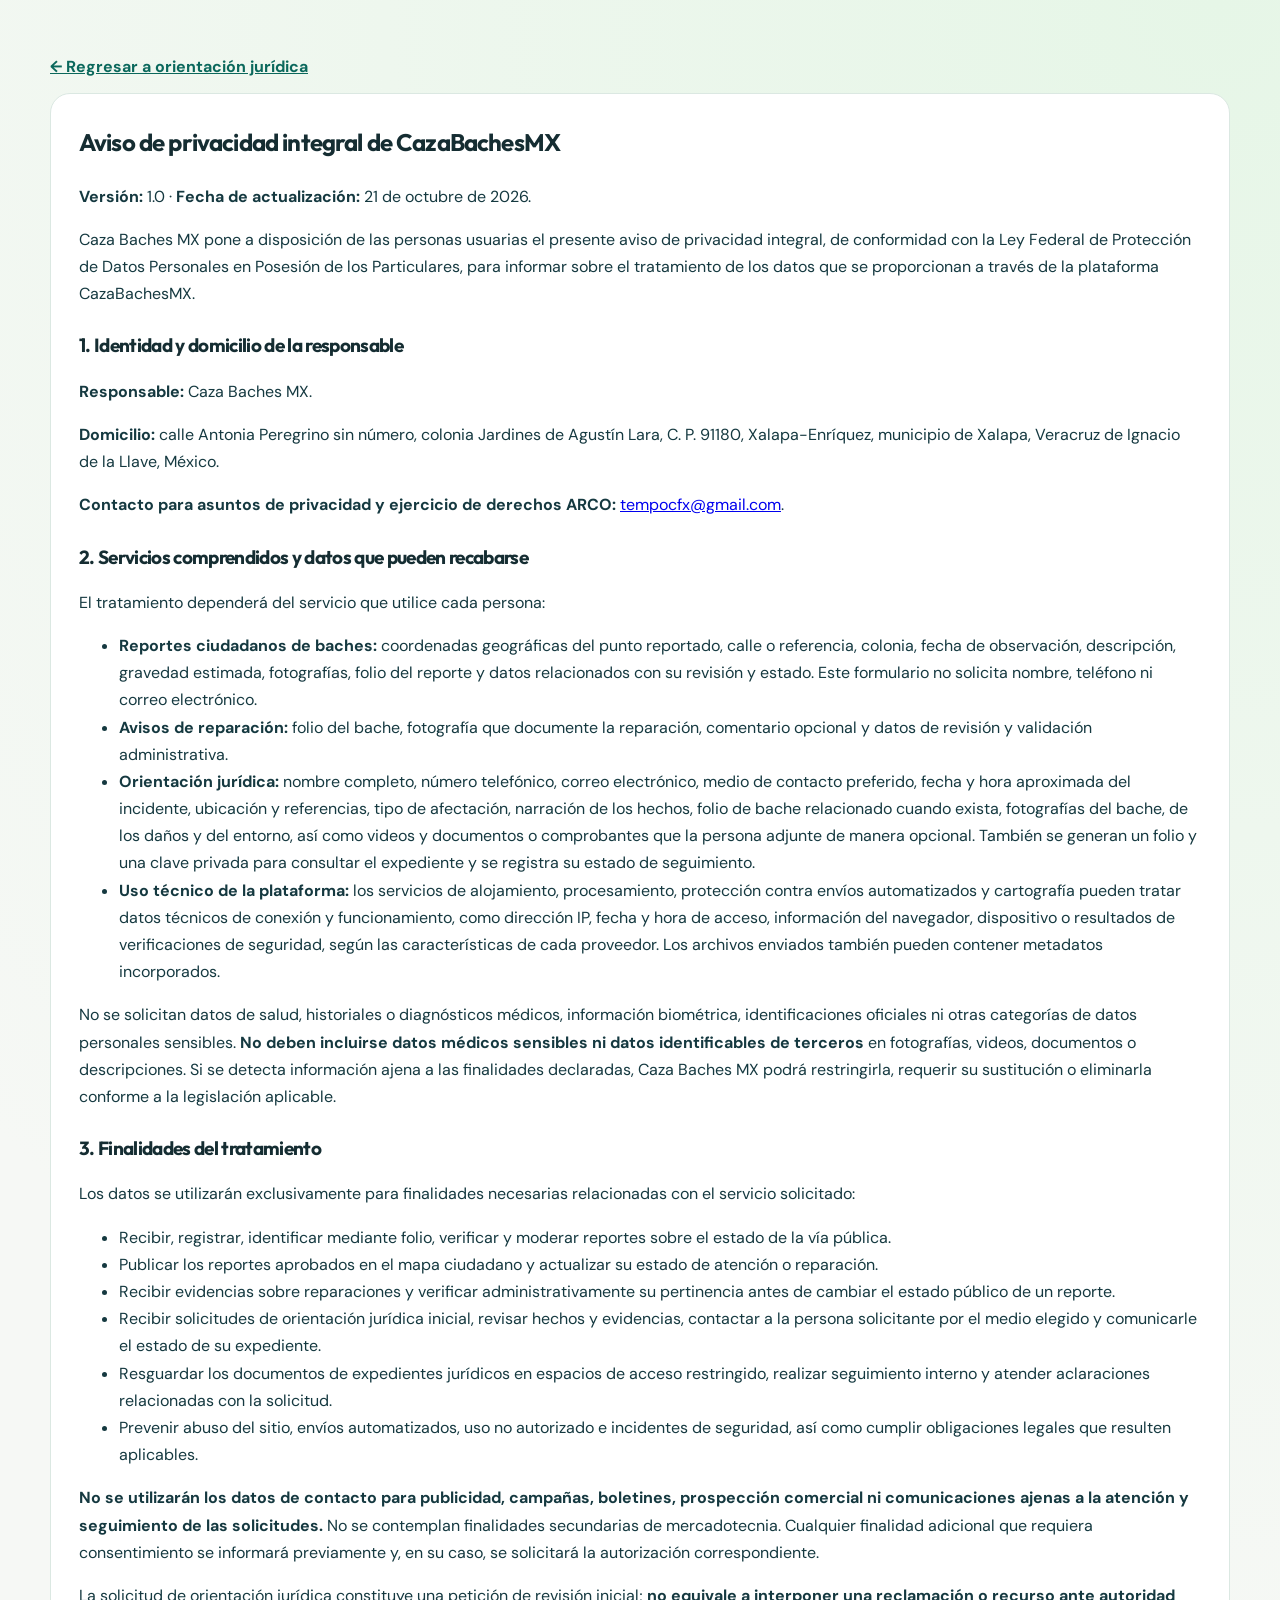
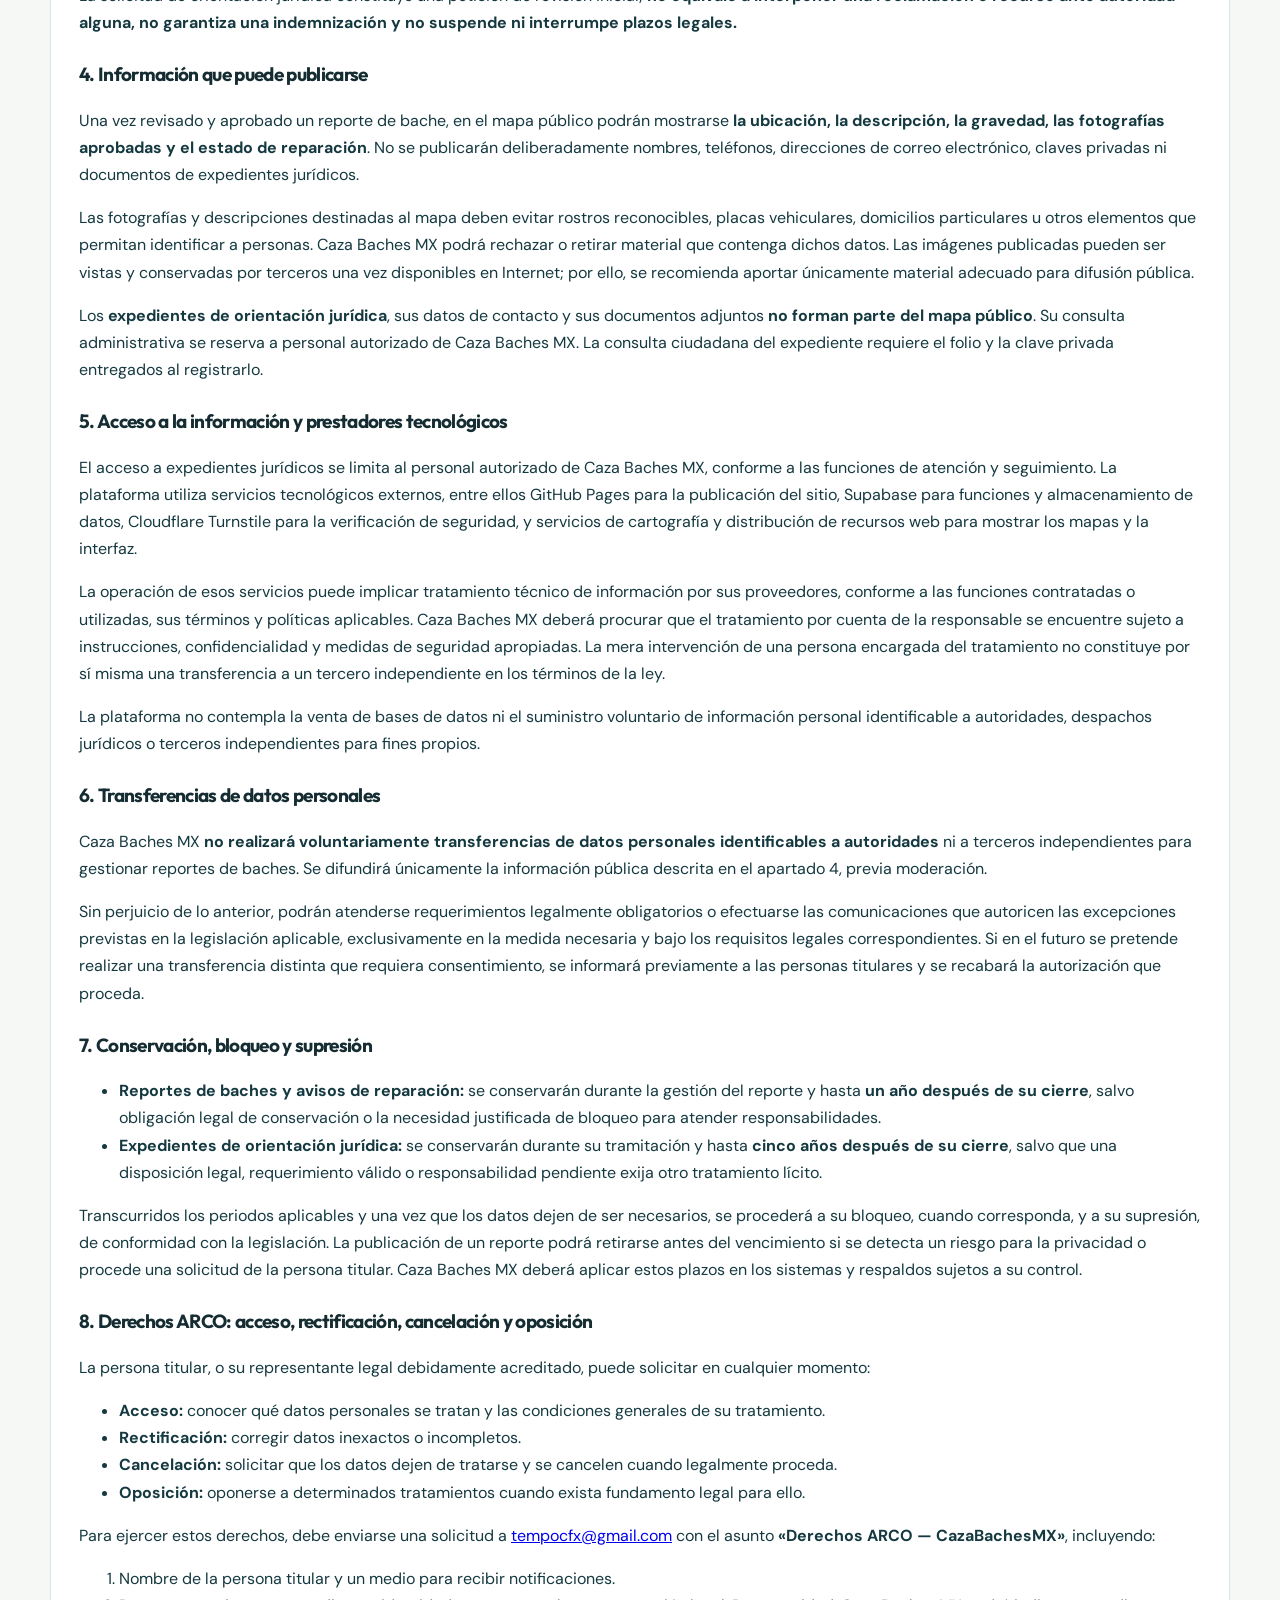
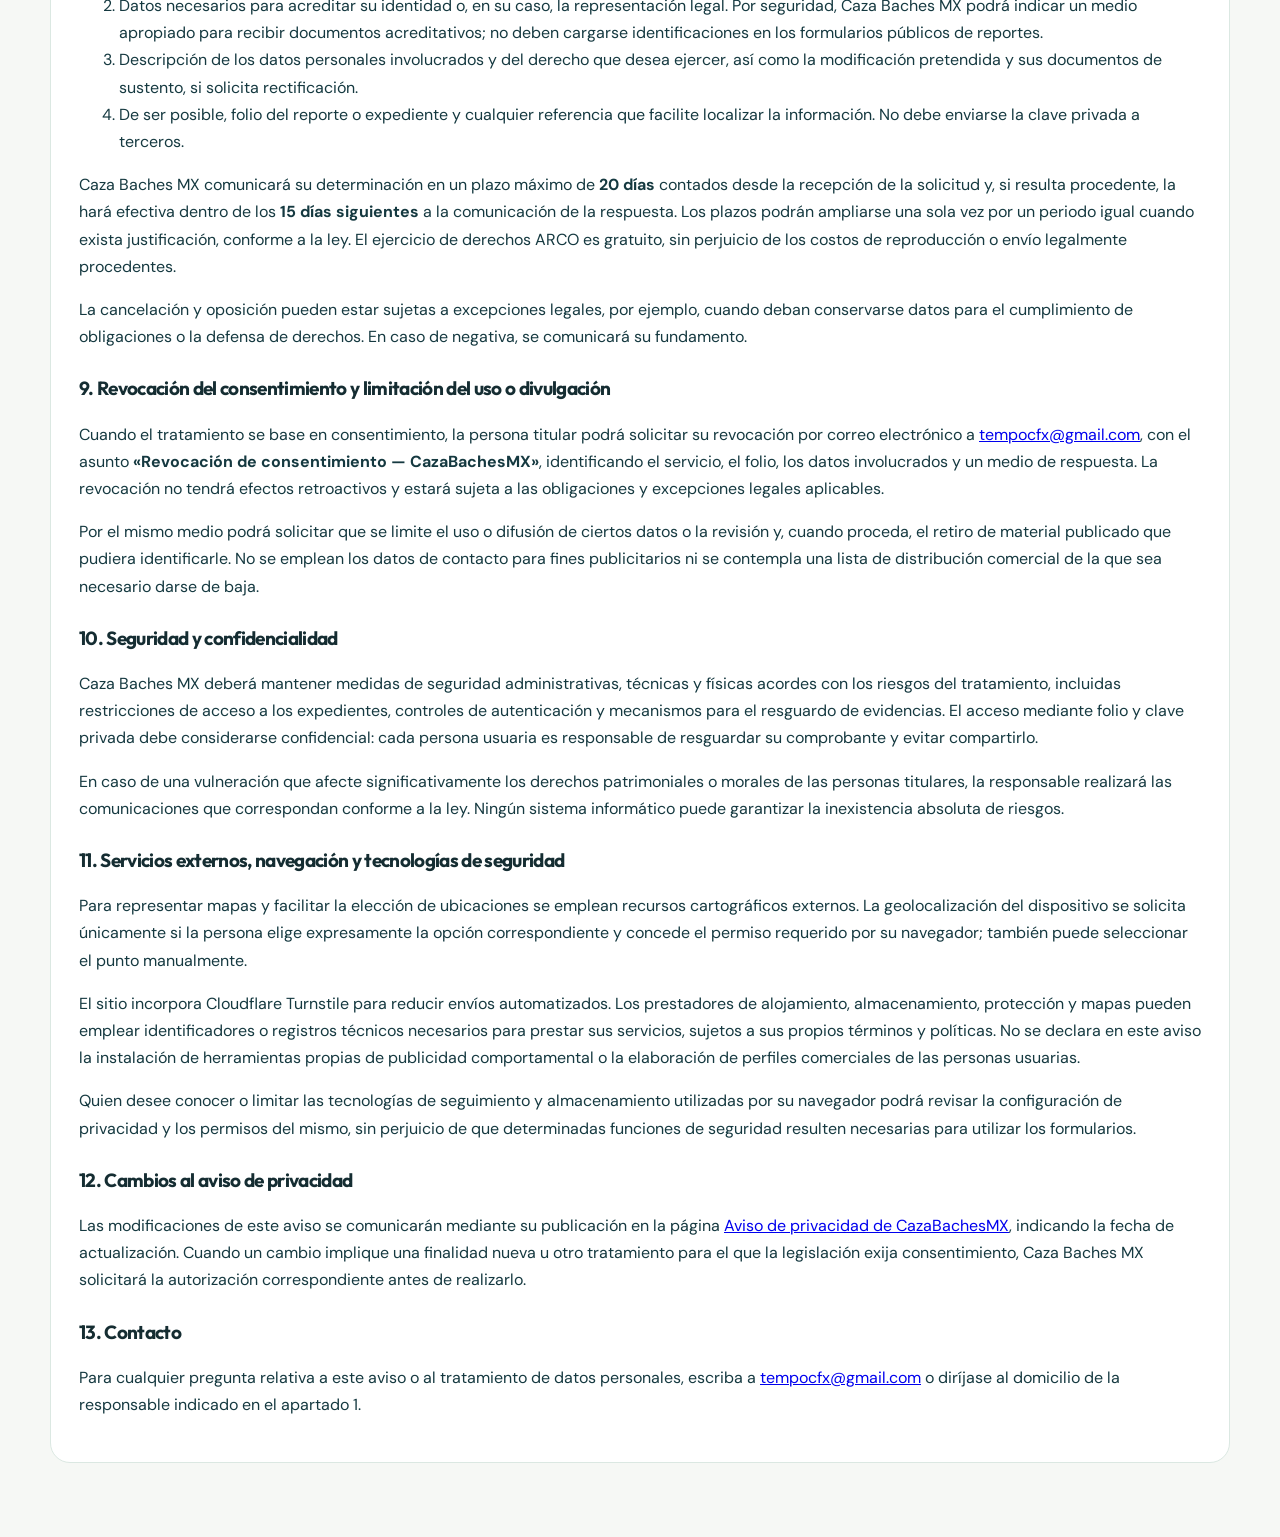
<file: aviso-privacidad.html>
<!DOCTYPE html>
<html lang="es">
<head>
  <meta charset="utf-8">
  <meta name="viewport" content="width=device-width,initial-scale=1">
  <title>Aviso de privacidad | CazaBachesMX</title>
  <link rel="stylesheet" href="style.css">
  <link rel="stylesheet" href="premium.css">
  <style>
    main{max-width:920px;margin:36px auto;padding:20px;color:#153940}
    article{background:white;border:1px solid #dbe8e2;border-radius:20px;padding:28px;line-height:1.7}
    h1{margin-top:0}
    h2{margin:22px 0 8px;font-size:19px}
    .aviso-pendiente{padding:15px;border-radius:12px;border:1px solid #d7ab43;background:#fff5db;color:#684b06}
    .aviso-volver{color:#0b685c;font-weight:700}
    em{font-style:normal;font-weight:700;color:#ad3140}
  </style>
</head>
<body>
<main>
  <p><a class="aviso-volver" href="juridico.html">← Regresar a orientación jurídica</a></p>
  <article>
    <h1>Aviso de privacidad integral de CazaBachesMX</h1>
    <p><strong>Versión:</strong> 1.0 · <strong>Fecha de actualización:</strong> 21 de octubre de 2026.</p>
    <p>Caza Baches MX pone a disposición de las personas usuarias el presente aviso de privacidad integral, de conformidad con la Ley Federal de Protección de Datos Personales en Posesión de los Particulares, para informar sobre el tratamiento de los datos que se proporcionan a través de la plataforma CazaBachesMX.</p>

    <h2>1. Identidad y domicilio de la responsable</h2>
    <p><strong>Responsable:</strong> Caza Baches MX.</p>
    <p><strong>Domicilio:</strong> calle Antonia Peregrino sin número, colonia Jardines de Agustín Lara, C. P. 91180, Xalapa-Enríquez, municipio de Xalapa, Veracruz de Ignacio de la Llave, México.</p>
    <p><strong>Contacto para asuntos de privacidad y ejercicio de derechos ARCO:</strong> <a href="mailto:tempocfx@gmail.com">tempocfx@gmail.com</a>.</p>

    <h2>2. Servicios comprendidos y datos que pueden recabarse</h2>
    <p>El tratamiento dependerá del servicio que utilice cada persona:</p>
    <ul>
      <li><strong>Reportes ciudadanos de baches:</strong> coordenadas geográficas del punto reportado, calle o referencia, colonia, fecha de observación, descripción, gravedad estimada, fotografías, folio del reporte y datos relacionados con su revisión y estado. Este formulario no solicita nombre, teléfono ni correo electrónico.</li>
      <li><strong>Avisos de reparación:</strong> folio del bache, fotografía que documente la reparación, comentario opcional y datos de revisión y validación administrativa.</li>
      <li><strong>Orientación jurídica:</strong> nombre completo, número telefónico, correo electrónico, medio de contacto preferido, fecha y hora aproximada del incidente, ubicación y referencias, tipo de afectación, narración de los hechos, folio de bache relacionado cuando exista, fotografías del bache, de los daños y del entorno, así como videos y documentos o comprobantes que la persona adjunte de manera opcional. También se generan un folio y una clave privada para consultar el expediente y se registra su estado de seguimiento.</li>
      <li><strong>Uso técnico de la plataforma:</strong> los servicios de alojamiento, procesamiento, protección contra envíos automatizados y cartografía pueden tratar datos técnicos de conexión y funcionamiento, como dirección IP, fecha y hora de acceso, información del navegador, dispositivo o resultados de verificaciones de seguridad, según las características de cada proveedor. Los archivos enviados también pueden contener metadatos incorporados.</li>
    </ul>
    <p>No se solicitan datos de salud, historiales o diagnósticos médicos, información biométrica, identificaciones oficiales ni otras categorías de datos personales sensibles. <strong>No deben incluirse datos médicos sensibles ni datos identificables de terceros</strong> en fotografías, videos, documentos o descripciones. Si se detecta información ajena a las finalidades declaradas, Caza Baches MX podrá restringirla, requerir su sustitución o eliminarla conforme a la legislación aplicable.</p>

    <h2>3. Finalidades del tratamiento</h2>
    <p>Los datos se utilizarán exclusivamente para finalidades necesarias relacionadas con el servicio solicitado:</p>
    <ul>
      <li>Recibir, registrar, identificar mediante folio, verificar y moderar reportes sobre el estado de la vía pública.</li>
      <li>Publicar los reportes aprobados en el mapa ciudadano y actualizar su estado de atención o reparación.</li>
      <li>Recibir evidencias sobre reparaciones y verificar administrativamente su pertinencia antes de cambiar el estado público de un reporte.</li>
      <li>Recibir solicitudes de orientación jurídica inicial, revisar hechos y evidencias, contactar a la persona solicitante por el medio elegido y comunicarle el estado de su expediente.</li>
      <li>Resguardar los documentos de expedientes jurídicos en espacios de acceso restringido, realizar seguimiento interno y atender aclaraciones relacionadas con la solicitud.</li>
      <li>Prevenir abuso del sitio, envíos automatizados, uso no autorizado e incidentes de seguridad, así como cumplir obligaciones legales que resulten aplicables.</li>
    </ul>
    <p><strong>No se utilizarán los datos de contacto para publicidad, campañas, boletines, prospección comercial ni comunicaciones ajenas a la atención y seguimiento de las solicitudes.</strong> No se contemplan finalidades secundarias de mercadotecnia. Cualquier finalidad adicional que requiera consentimiento se informará previamente y, en su caso, se solicitará la autorización correspondiente.</p>
    <p>La solicitud de orientación jurídica constituye una petición de revisión inicial; <strong>no equivale a interponer una reclamación o recurso ante autoridad alguna, no garantiza una indemnización y no suspende ni interrumpe plazos legales.</strong></p>

    <h2>4. Información que puede publicarse</h2>
    <p>Una vez revisado y aprobado un reporte de bache, en el mapa público podrán mostrarse <strong>la ubicación, la descripción, la gravedad, las fotografías aprobadas y el estado de reparación</strong>. No se publicarán deliberadamente nombres, teléfonos, direcciones de correo electrónico, claves privadas ni documentos de expedientes jurídicos.</p>
    <p>Las fotografías y descripciones destinadas al mapa deben evitar rostros reconocibles, placas vehiculares, domicilios particulares u otros elementos que permitan identificar a personas. Caza Baches MX podrá rechazar o retirar material que contenga dichos datos. Las imágenes publicadas pueden ser vistas y conservadas por terceros una vez disponibles en Internet; por ello, se recomienda aportar únicamente material adecuado para difusión pública.</p>
    <p>Los <strong>expedientes de orientación jurídica</strong>, sus datos de contacto y sus documentos adjuntos <strong>no forman parte del mapa público</strong>. Su consulta administrativa se reserva a personal autorizado de Caza Baches MX. La consulta ciudadana del expediente requiere el folio y la clave privada entregados al registrarlo.</p>

    <h2>5. Acceso a la información y prestadores tecnológicos</h2>
    <p>El acceso a expedientes jurídicos se limita al personal autorizado de Caza Baches MX, conforme a las funciones de atención y seguimiento. La plataforma utiliza servicios tecnológicos externos, entre ellos GitHub Pages para la publicación del sitio, Supabase para funciones y almacenamiento de datos, Cloudflare Turnstile para la verificación de seguridad, y servicios de cartografía y distribución de recursos web para mostrar los mapas y la interfaz.</p>
    <p>La operación de esos servicios puede implicar tratamiento técnico de información por sus proveedores, conforme a las funciones contratadas o utilizadas, sus términos y políticas aplicables. Caza Baches MX deberá procurar que el tratamiento por cuenta de la responsable se encuentre sujeto a instrucciones, confidencialidad y medidas de seguridad apropiadas. La mera intervención de una persona encargada del tratamiento no constituye por sí misma una transferencia a un tercero independiente en los términos de la ley.</p>
    <p>La plataforma no contempla la venta de bases de datos ni el suministro voluntario de información personal identificable a autoridades, despachos jurídicos o terceros independientes para fines propios.</p>

    <h2>6. Transferencias de datos personales</h2>
    <p>Caza Baches MX <strong>no realizará voluntariamente transferencias de datos personales identificables a autoridades</strong> ni a terceros independientes para gestionar reportes de baches. Se difundirá únicamente la información pública descrita en el apartado 4, previa moderación.</p>
    <p>Sin perjuicio de lo anterior, podrán atenderse requerimientos legalmente obligatorios o efectuarse las comunicaciones que autoricen las excepciones previstas en la legislación aplicable, exclusivamente en la medida necesaria y bajo los requisitos legales correspondientes. Si en el futuro se pretende realizar una transferencia distinta que requiera consentimiento, se informará previamente a las personas titulares y se recabará la autorización que proceda.</p>

    <h2>7. Conservación, bloqueo y supresión</h2>
    <ul>
      <li><strong>Reportes de baches y avisos de reparación:</strong> se conservarán durante la gestión del reporte y hasta <strong>un año después de su cierre</strong>, salvo obligación legal de conservación o la necesidad justificada de bloqueo para atender responsabilidades.</li>
      <li><strong>Expedientes de orientación jurídica:</strong> se conservarán durante su tramitación y hasta <strong>cinco años después de su cierre</strong>, salvo que una disposición legal, requerimiento válido o responsabilidad pendiente exija otro tratamiento lícito.</li>
    </ul>
    <p>Transcurridos los periodos aplicables y una vez que los datos dejen de ser necesarios, se procederá a su bloqueo, cuando corresponda, y a su supresión, de conformidad con la legislación. La publicación de un reporte podrá retirarse antes del vencimiento si se detecta un riesgo para la privacidad o procede una solicitud de la persona titular. Caza Baches MX deberá aplicar estos plazos en los sistemas y respaldos sujetos a su control.</p>

    <h2>8. Derechos ARCO: acceso, rectificación, cancelación y oposición</h2>
    <p>La persona titular, o su representante legal debidamente acreditado, puede solicitar en cualquier momento:</p>
    <ul>
      <li><strong>Acceso:</strong> conocer qué datos personales se tratan y las condiciones generales de su tratamiento.</li>
      <li><strong>Rectificación:</strong> corregir datos inexactos o incompletos.</li>
      <li><strong>Cancelación:</strong> solicitar que los datos dejen de tratarse y se cancelen cuando legalmente proceda.</li>
      <li><strong>Oposición:</strong> oponerse a determinados tratamientos cuando exista fundamento legal para ello.</li>
    </ul>
    <p>Para ejercer estos derechos, debe enviarse una solicitud a <a href="mailto:tempocfx@gmail.com">tempocfx@gmail.com</a> con el asunto <strong>«Derechos ARCO — CazaBachesMX»</strong>, incluyendo:</p>
    <ol>
      <li>Nombre de la persona titular y un medio para recibir notificaciones.</li>
      <li>Datos necesarios para acreditar su identidad o, en su caso, la representación legal. Por seguridad, Caza Baches MX podrá indicar un medio apropiado para recibir documentos acreditativos; no deben cargarse identificaciones en los formularios públicos de reportes.</li>
      <li>Descripción de los datos personales involucrados y del derecho que desea ejercer, así como la modificación pretendida y sus documentos de sustento, si solicita rectificación.</li>
      <li>De ser posible, folio del reporte o expediente y cualquier referencia que facilite localizar la información. No debe enviarse la clave privada a terceros.</li>
    </ol>
    <p>Caza Baches MX comunicará su determinación en un plazo máximo de <strong>20 días</strong> contados desde la recepción de la solicitud y, si resulta procedente, la hará efectiva dentro de los <strong>15 días siguientes</strong> a la comunicación de la respuesta. Los plazos podrán ampliarse una sola vez por un periodo igual cuando exista justificación, conforme a la ley. El ejercicio de derechos ARCO es gratuito, sin perjuicio de los costos de reproducción o envío legalmente procedentes.</p>
    <p>La cancelación y oposición pueden estar sujetas a excepciones legales, por ejemplo, cuando deban conservarse datos para el cumplimiento de obligaciones o la defensa de derechos. En caso de negativa, se comunicará su fundamento.</p>

    <h2>9. Revocación del consentimiento y limitación del uso o divulgación</h2>
    <p>Cuando el tratamiento se base en consentimiento, la persona titular podrá solicitar su revocación por correo electrónico a <a href="mailto:tempocfx@gmail.com">tempocfx@gmail.com</a>, con el asunto <strong>«Revocación de consentimiento — CazaBachesMX»</strong>, identificando el servicio, el folio, los datos involucrados y un medio de respuesta. La revocación no tendrá efectos retroactivos y estará sujeta a las obligaciones y excepciones legales aplicables.</p>
    <p>Por el mismo medio podrá solicitar que se limite el uso o difusión de ciertos datos o la revisión y, cuando proceda, el retiro de material publicado que pudiera identificarle. No se emplean los datos de contacto para fines publicitarios ni se contempla una lista de distribución comercial de la que sea necesario darse de baja.</p>

    <h2>10. Seguridad y confidencialidad</h2>
    <p>Caza Baches MX deberá mantener medidas de seguridad administrativas, técnicas y físicas acordes con los riesgos del tratamiento, incluidas restricciones de acceso a los expedientes, controles de autenticación y mecanismos para el resguardo de evidencias. El acceso mediante folio y clave privada debe considerarse confidencial: cada persona usuaria es responsable de resguardar su comprobante y evitar compartirlo.</p>
    <p>En caso de una vulneración que afecte significativamente los derechos patrimoniales o morales de las personas titulares, la responsable realizará las comunicaciones que correspondan conforme a la ley. Ningún sistema informático puede garantizar la inexistencia absoluta de riesgos.</p>

    <h2>11. Servicios externos, navegación y tecnologías de seguridad</h2>
    <p>Para representar mapas y facilitar la elección de ubicaciones se emplean recursos cartográficos externos. La geolocalización del dispositivo se solicita únicamente si la persona elige expresamente la opción correspondiente y concede el permiso requerido por su navegador; también puede seleccionar el punto manualmente.</p>
    <p>El sitio incorpora Cloudflare Turnstile para reducir envíos automatizados. Los prestadores de alojamiento, almacenamiento, protección y mapas pueden emplear identificadores o registros técnicos necesarios para prestar sus servicios, sujetos a sus propios términos y políticas. No se declara en este aviso la instalación de herramientas propias de publicidad comportamental o la elaboración de perfiles comerciales de las personas usuarias.</p>
    <p>Quien desee conocer o limitar las tecnologías de seguimiento y almacenamiento utilizadas por su navegador podrá revisar la configuración de privacidad y los permisos del mismo, sin perjuicio de que determinadas funciones de seguridad resulten necesarias para utilizar los formularios.</p>

    <h2>12. Cambios al aviso de privacidad</h2>
    <p>Las modificaciones de este aviso se comunicarán mediante su publicación en la página <a href="aviso-privacidad.html">Aviso de privacidad de CazaBachesMX</a>, indicando la fecha de actualización. Cuando un cambio implique una finalidad nueva u otro tratamiento para el que la legislación exija consentimiento, Caza Baches MX solicitará la autorización correspondiente antes de realizarlo.</p>

    <h2>13. Contacto</h2>
    <p>Para cualquier pregunta relativa a este aviso o al tratamiento de datos personales, escriba a <a href="mailto:tempocfx@gmail.com">tempocfx@gmail.com</a> o diríjase al domicilio de la responsable indicado en el apartado 1.</p>
  </article>
</main>
</body>
</html>
</file>
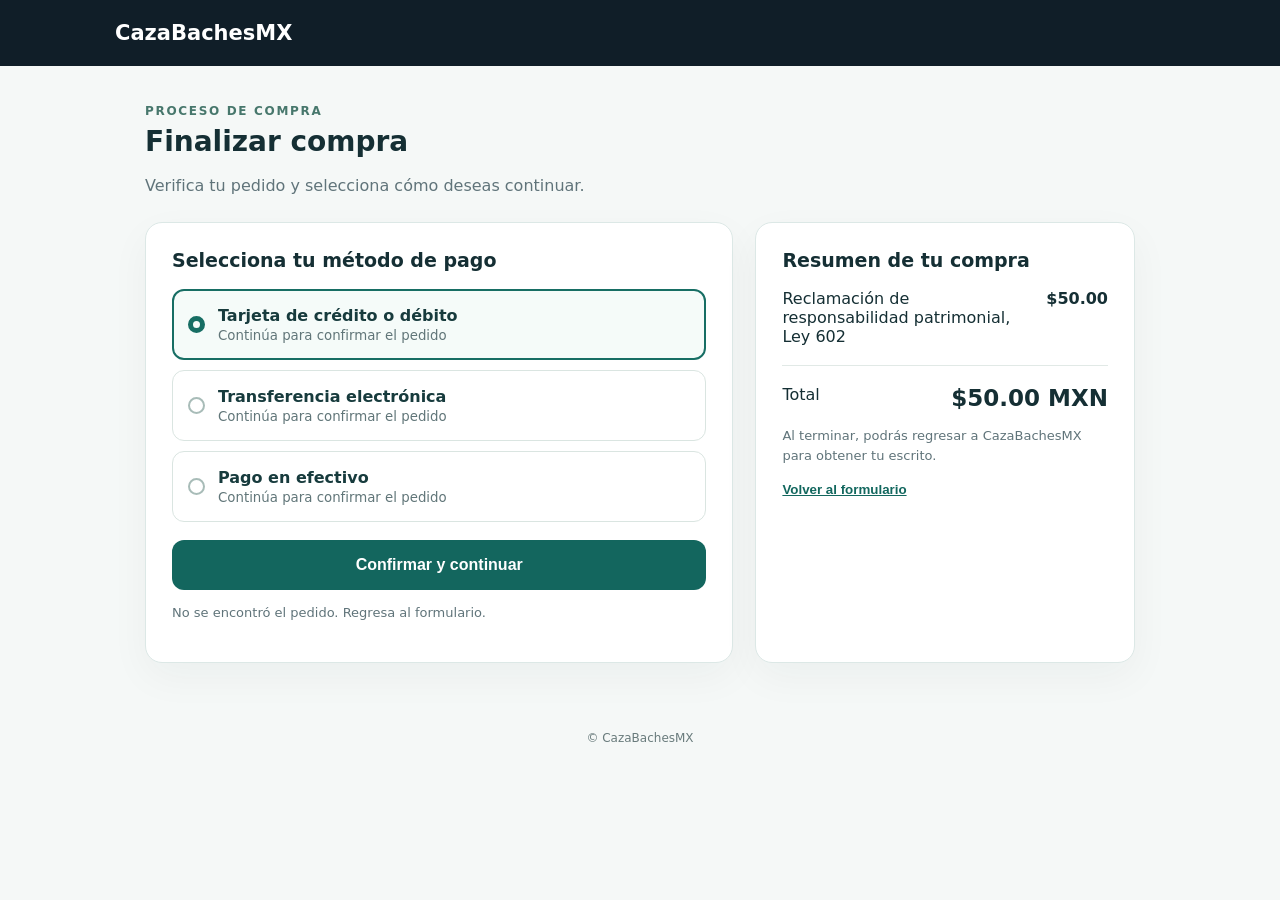
<file: checkout.html>
<!doctype html>
<html lang="es"><head><meta charset="utf-8"><meta name="viewport" content="width=device-width,initial-scale=1"><title>Finalizar compra | CazaBachesMX</title>
<style>
:root{font-family:system-ui,-apple-system,'Segoe UI',sans-serif;color:#152f34;background:#f5f8f7}*{box-sizing:border-box}body{margin:0;background:#f5f8f7}.header{background:#101e28;color:#fff;padding:21px max(22px,calc((100vw - 1050px)/2));font-size:21px;font-weight:800}.wrap{max-width:1030px;margin:38px auto;padding:0 20px}.kicker{font-size:12px;color:#47776c;font-weight:800;letter-spacing:.14em;text-transform:uppercase}h1{font-size:28px;margin:7px 0 8px}p{line-height:1.55;color:#60747a}.cols{display:grid;grid-template-columns:1.55fr 1fr;gap:22px;margin-top:23px}.card{background:white;border:1px solid #dce8e6;border-radius:17px;padding:26px;box-shadow:0 14px 40px rgba(20,50,50,.045)}h2{font-size:19px;margin:0 0 18px}.option{display:flex;align-items:center;gap:13px;width:100%;border:1px solid #dae5e1;padding:16px 15px;border-radius:12px;background:#fff;margin-bottom:10px;text-align:left;cursor:pointer;font:inherit;font-weight:650;color:#173b3d}.option.active{border:2px solid #176e64;background:#f5fbf9;padding:15px 14px}.option small{display:block;font-weight:400;color:#617679;margin-top:3px}.dot{height:17px;width:17px;border:2px solid #a8bcb8;border-radius:50%;display:inline-block;flex:0 0 17px}.option.active .dot{border:5px solid #176e64}.button{display:block;width:100%;padding:16px;background:#13665e;border:0;border-radius:12px;color:#fff;font-size:16px;font-weight:750;cursor:pointer;margin-top:18px}.button:hover{background:#0e554e}.back{background:none;border:0;color:#12675e;text-decoration:underline;padding:0;font-weight:700;cursor:pointer}hr{border:0;border-top:1px solid #e1e9e6;margin:19px 0}.line{display:flex;justify-content:space-between;gap:10px;margin-bottom:15px}.total{font-size:23px;font-weight:800}footer{color:#697b7c;padding:30px 20px;text-align:center;font-size:12px}@media(max-width:730px){.cols{grid-template-columns:1fr}.wrap{margin-top:20px}.card{padding:20px}.header{padding:18px 20px}} </style>
</head><body><header class="header">CazaBachesMX</header><main class="wrap"><div class="kicker">Proceso de compra</div><h1>Finalizar compra</h1><p>Verifica tu pedido y selecciona cómo deseas continuar.</p><div class="cols"><section class="card"><h2>Selecciona tu método de pago</h2><button type="button" class="option active" data-method="Tarjeta"><span class="dot"></span><span>Tarjeta de crédito o débito<small>Continúa para confirmar el pedido</small></span></button><button type="button" class="option" data-method="Transferencia"><span class="dot"></span><span>Transferencia electrónica<small>Continúa para confirmar el pedido</small></span></button><button type="button" class="option" data-method="Efectivo"><span class="dot"></span><span>Pago en efectivo<small>Continúa para confirmar el pedido</small></span></button><button class="button" type="button" id="confirmar">Confirmar y continuar</button><p id="mensaje" aria-live="polite" style="font-size:13px"></p></section><aside class="card"><h2>Resumen de tu compra</h2><div class="line"><span>Reclamación de responsabilidad patrimonial, Ley 602</span><strong>$50.00</strong></div><hr><div class="line"><span>Total</span><span class="total">$50.00 MXN</span></div><p style="font-size:13px">Al terminar, podrás regresar a CazaBachesMX para obtener tu escrito.</p><button type="button" id="volver" class="back">Volver al formulario</button></aside></div></main><footer>© CazaBachesMX</footer><script>
(()=>{'use strict'; const q=new URLSearchParams(location.search),id=q.get('compra'), key='cbmx_vista_previa_pedido_'+id;let item;try{item=JSON.parse(localStorage.getItem(key)||'null');}catch{}const btn=document.getElementById('confirmar'),msg=document.getElementById('mensaje');if(!item||item.pedido!==id){btn.disabled=true;msg.textContent='No se encontró el pedido. Regresa al formulario.';}document.querySelectorAll('[data-method]').forEach(b=>b.onclick=()=>{document.querySelectorAll('[data-method]').forEach(x=>x.classList.remove('active'));b.classList.add('active');});document.getElementById('volver').onclick=()=>location.assign('juridico.html');btn.onclick=()=>{if(!item)return;btn.disabled=true;btn.textContent='Procesando...';item.aprobado=true;item.metodo=document.querySelector('.option.active').dataset.method;localStorage.setItem(key,JSON.stringify(item));location.assign('juridico.html?compra='+encodeURIComponent(id));};})();
</script></body></html>
</file>
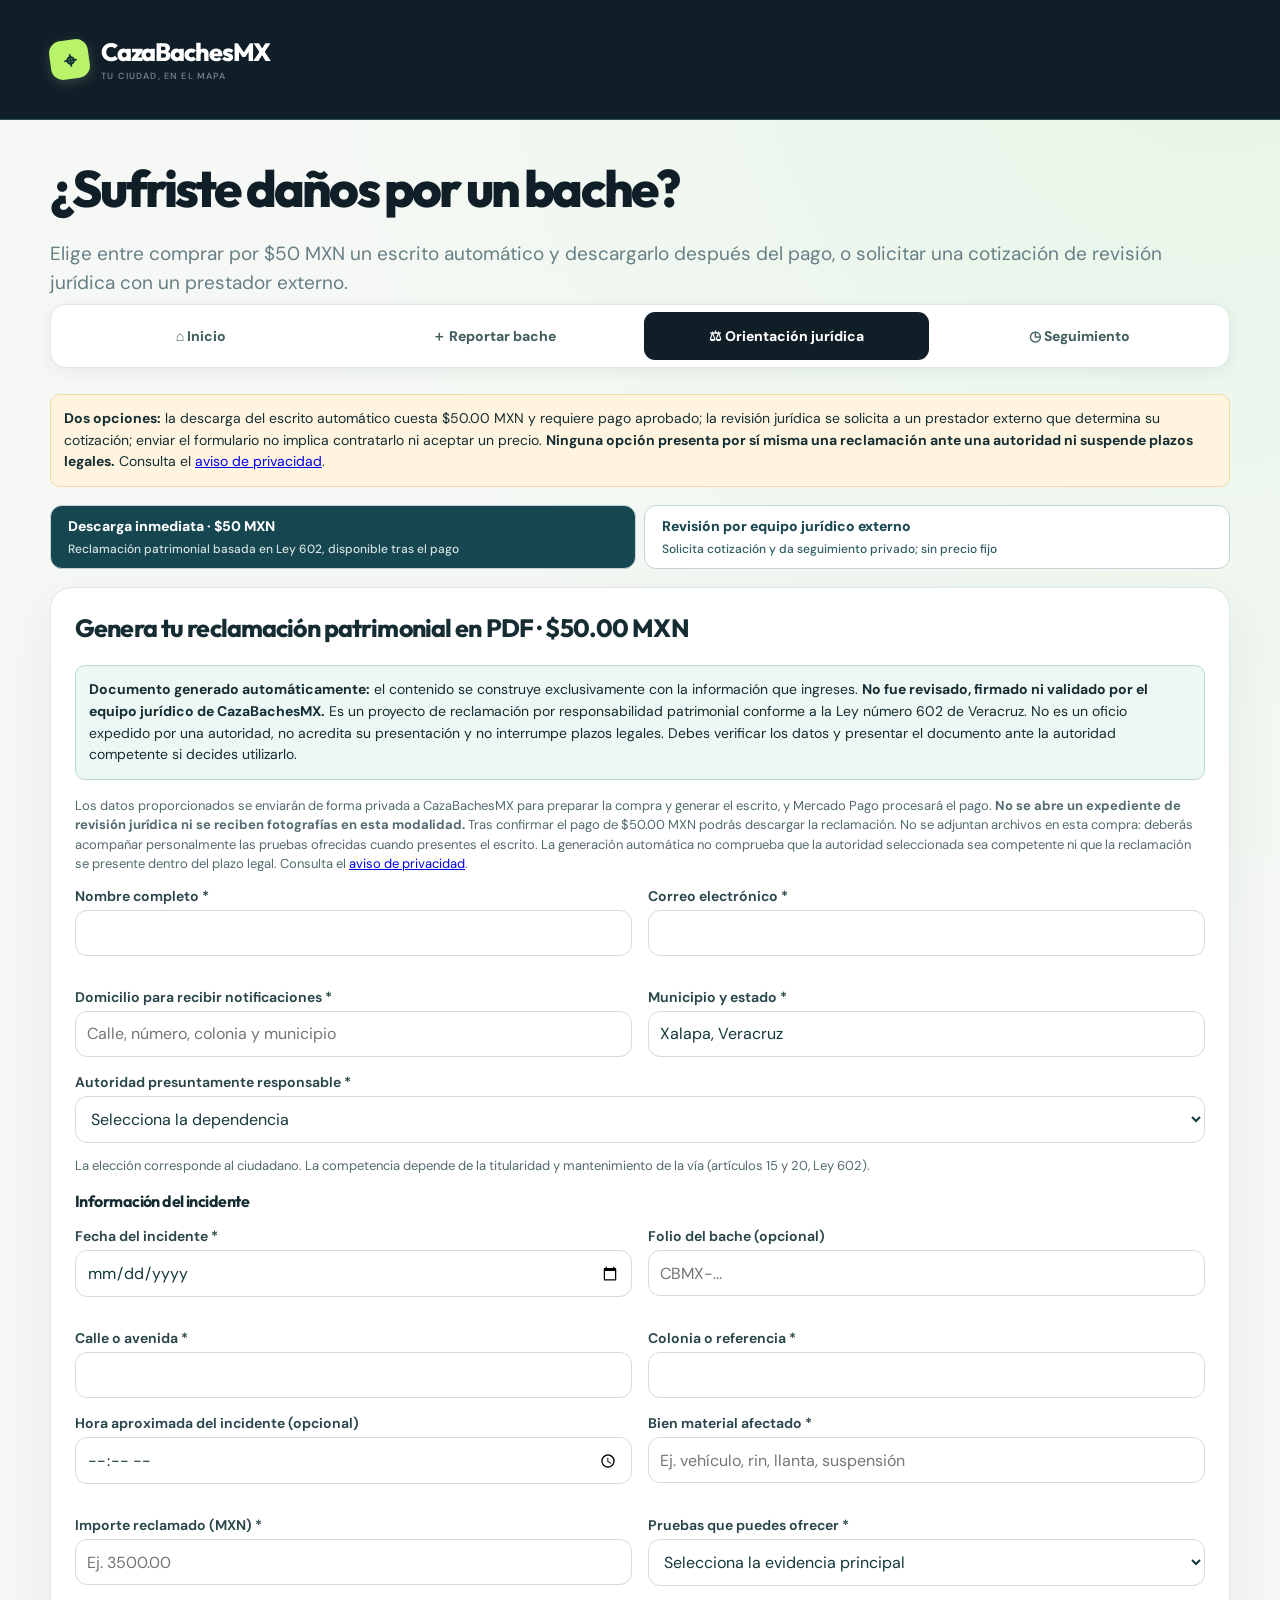
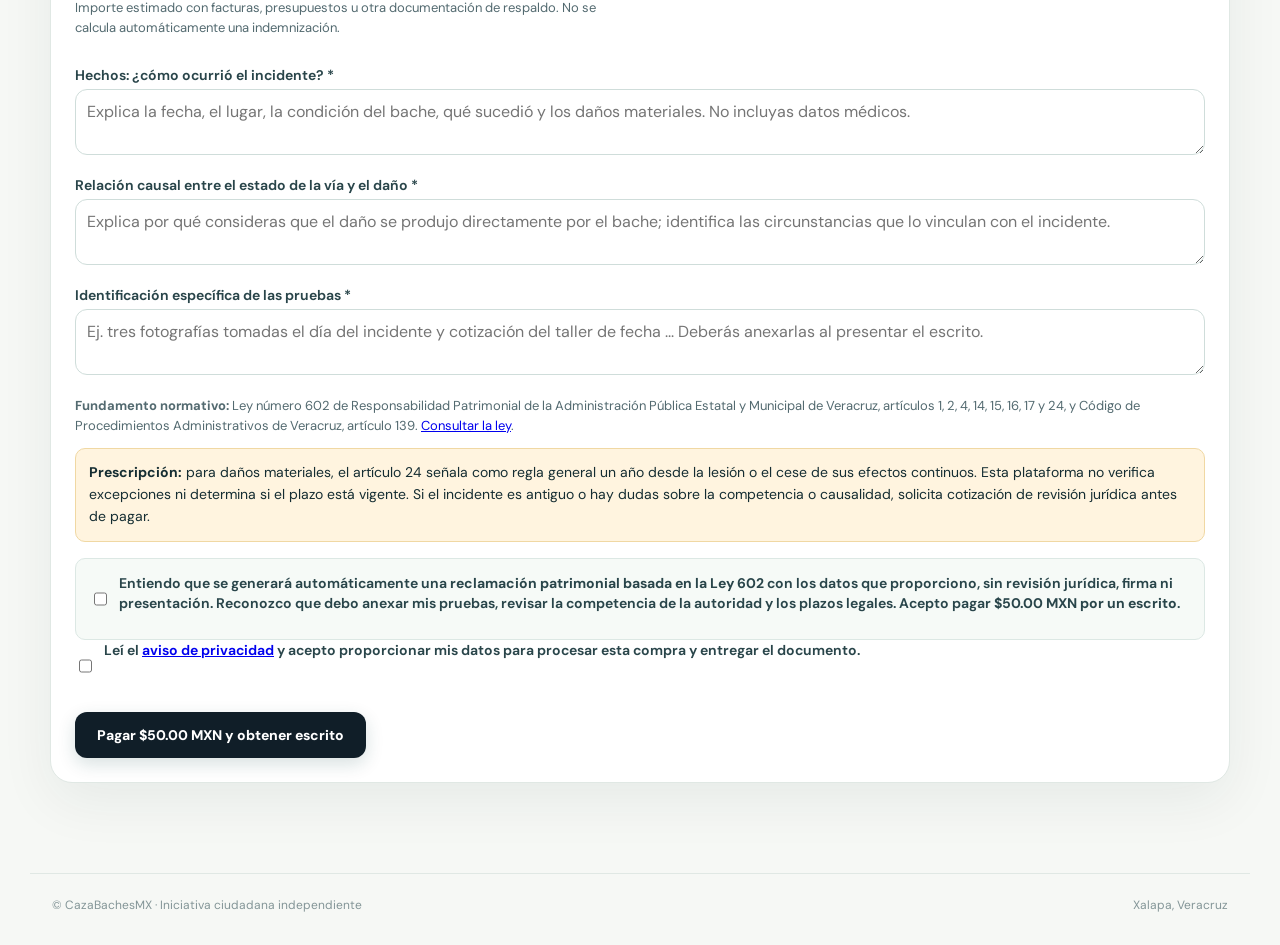
<file: juridico.html>
<!DOCTYPE html>

<html lang="es"><head><meta charset="utf-8"/><meta content="width=device-width, initial-scale=1" name="viewport"/><title>CazaBachesMX | Asesoría jurídica</title><style>:root{font-family:system-ui,Arial;color:#172c32;background:#f3f6f7}*{box-sizing:border-box}body{margin:0}header{background:#123f49;color:white;padding:18px max(20px,calc((100vw - 960px)/2))}header small{display:block;color:#c9dfe2;margin-top:4px}main{max-width:960px;margin:28px auto;padding:0 16px}.hero{background:#e3f1ee;border-radius:16px;padding:24px;margin-bottom:18px}.hero h1{margin:0 0 8px;font-size:28px}.hero p{line-height:1.55;margin:0}.tabs{display:flex;gap:8px;flex-wrap:wrap;margin:18px 0}.tabs button{background:white;color:#164650;border:1px solid #c4d3d7}.tabs button.active{background:#164650;color:white}.panel{background:white;border:1px solid #dce4e6;border-radius:16px;padding:24px;margin-bottom:16px;box-shadow:0 2px 8px #17353b0a}h2{font-size:21px;margin-top:0}h3{font-size:16px}.grid{display:grid;grid-template-columns:1fr 1fr;gap:16px}label{display:block;font-size:14px;font-weight:650;margin-bottom:5px}input,select,textarea{width:100%;padding:11px;border:1px solid #b8c9ce;border-radius:9px;font:inherit;background:white}textarea{min-height:105px}button{cursor:pointer;padding:11px 17px;border-radius:9px;border:0;background:#17636d;color:white;font-weight:650;font-size:14px}button.secondary{background:#e5eff0;color:#164650}button:disabled{opacity:.45;cursor:not-allowed}.field{margin-bottom:16px}.hint,.muted{font-size:13px;color:#536a70;line-height:1.5}.alert{padding:13px;border-radius:10px;background:#fff4df;border:1px solid #f0d8a3;margin-bottom:16px;font-size:14px;line-height:1.5}.success{background:#e7f5e9;border-color:#b9e1c2}.step{font-size:13px;color:#47717a;font-weight:700;margin-bottom:10px}.actions{display:flex;justify-content:space-between;gap:12px;margin-top:20px}.check{display:flex;align-items:flex-start;gap:9px;font-weight:400;line-height:1.45}.check input{width:auto;margin-top:3px}.hidden{display:none!important}.file-list{font-size:13px;color:#536a70}.pill{display:inline-block;border-radius:20px;background:#e6eff0;padding:5px 10px;font-size:12px}footer{max-width:960px;margin:30px auto;padding:0 16px 24px;color:#63787c;font-size:12px}@media(max-width:640px){.grid{grid-template-columns:1fr}.panel{padding:17px}.hero h1{font-size:23px}}</style><style>
/* Navegación horizontal CazaBachesMX */
.cb-header{background:#103b43;color:#fff;min-height:76px;display:flex;align-items:center;padding:0 max(20px,calc((100vw - 1150px)/2));box-sizing:border-box;font-family:system-ui,-apple-system,Segoe UI,sans-serif}
.cb-brand{color:#fff!important;text-decoration:none!important;font-weight:800;font-size:21px}
.cb-nav{display:flex;flex-wrap:wrap;gap:12px;margin:18px 0 20px;align-items:center;font-family:system-ui,-apple-system,Segoe UI,sans-serif}
.cb-nav a{display:inline-flex;align-items:center;justify-content:center;text-align:center;text-decoration:none!important;background:#fff;color:#13584f!important;border:1px solid #b8d2cc;border-radius:11px;padding:12px 19px;min-height:45px;box-sizing:border-box;font-size:15px;font-weight:700;transition:background .15s}
.cb-nav a:hover,.cb-nav a:focus-visible{background:#dceee8}
.cb-nav a[aria-current=page]{background:#116c61;color:#fff!important;border-color:#116c61}
.cb-home .hero{margin-bottom:0!important}
.cb-home main{padding-top:25px!important}
@media(max-width:620px){.cb-header{padding:0 18px}.cb-nav{display:grid;grid-template-columns:1fr;gap:8px}.cb-nav a{width:100%}}
</style><link href="../style.css" rel="stylesheet"/><link href="../premium.css" rel="stylesheet"/><style>
#pdfControls{margin-top:14px;padding:16px;background:#eff8f3;border:1px solid #bfdccf;border-radius:12px}
#pdfControls button{background:#103b43;color:#fff}
#pdfStatus{margin:10px 0 0;white-space:pre-wrap}
.file-list{overflow-wrap:anywhere;margin:6px 0 0}

/* Dos modalidades de orientación jurídica, sin cambiar el diseño general. */
.cb-modo-caption{display:block;font-size:12px;font-weight:500;opacity:.88;margin-top:4px}
.cb-modo-tabs{margin-bottom:18px}
.cb-modo-tabs button{flex:1;min-width:220px;text-align:left;line-height:1.4}
.cb-modo-tabs button.active .cb-modo-caption{color:#eef8f4}
.cb-escrito-aviso{background:#edf7f3;border-color:#b7d7ce}
.cb-escrito-footer{padding:14px;border:1px solid #dce8e4;border-radius:10px;background:#f6faf7}
.cb-escrito-footer .check{margin-bottom:0}
.cb-escrito-form label{font-weight:650}
@media(max-width:640px){.cb-modo-tabs{display:grid;grid-template-columns:1fr}.cb-modo-tabs button{min-width:0}}
</style><script src="pdf.js"></script><script>(() => {
  'use strict';
  const originalFetch = window.fetch.bind(window);
  const endpoint = '/functions/v1/tienda-escritos';
  const key = id => 'cbmx_vista_previa_pedido_'+id;
  const responseJSON = (data,status=200)=>new Response(JSON.stringify(data),{status,headers:{'Content-Type':'application/json'}});
  const sampleUUID=()=>crypto.randomUUID();
  const randomHex=()=>Array.from(crypto.getRandomValues(new Uint8Array(32)),x=>x.toString(16).padStart(2,'0')).join('');
  window.fetch = async (resource, init = {}) => {
    const u = typeof resource==='string'? resource : (resource?.url||'');
    if(!u.includes(endpoint))return originalFetch(resource,init);
    const b=JSON.parse(init.body || '{}');
    if(b.accion==='crear') {
      if(!b.datos?.nombre||!b.datos?.descripcion)return responseJSON({error:'Completa la información de tu reclamación.'},400);
      const pedido=sampleUUID(),clave=randomHex();
      localStorage.setItem(key(pedido),JSON.stringify({pedido,clave,datos:b.datos,aprobado:false,fecha:new Date().toISOString()}));
      const checkout_url=new URL('checkout.html?compra='+encodeURIComponent(pedido),location.href).href;
      return responseJSON({pedido,clave,checkout_url,importe:50,moneda:'MXN'});
    }
    if(b.accion==='estado'||b.accion==='descargar') {
      const item=localStorage.getItem(key(b.pedido));
      const p=item && JSON.parse(item);
      if(!p||p.clave!==b.clave)return responseJSON({error:'Compra no encontrada.'},403);
      if(b.accion==='estado')return responseJSON({estado:p.aprobado?'aprobado':'pendiente'});
      if(!p.aprobado)return responseJSON({error:'No se ha confirmado el pago.'},402);
      if(typeof window.cbmxPreviewPDF!=='function')return responseJSON({error:'No se pudo generar el documento.'},500);
      const pdf=window.cbmxPreviewPDF(p.datos);
      return new Response(pdf,{status:200,headers:{'Content-Type':'application/pdf','Content-Disposition':'attachment; filename="Reclamacion_responsabilidad_patrimonial.pdf"'}});
    }
    return responseJSON({error:'Acción no reconocida.'},400);
  };
})();</script></head><body><header class="cb-header"><a class="cb-brand" href="../index.html"><span class="brand-icon">⌖</span><span>CazaBachesMX<small>Tu ciudad, en el mapa</small></span></a></header><main><div class="page-intro"><h1>¿Sufriste daños por un bache?</h1><p>Elige entre comprar por $50 MXN un escrito automático y descargarlo después del pago, o solicitar una cotización de revisión jurídica con un prestador externo.</p></div><nav aria-label="Navegación principal" class="cb-nav"><a href="../index.html">⌂  Inicio</a><a href="../reportar.html">＋  Reportar bache</a><a aria-current="page" href="juridico.html">⚖  Orientación jurídica</a><a href="../seguimiento.html">◷  Seguimiento</a></nav><div class="alert"><strong>Dos opciones:</strong> la descarga del escrito automático cuesta $50.00 MXN y requiere pago aprobado; la revisión jurídica se solicita a un prestador externo que determina su cotización; enviar el formulario no implica contratarlo ni aceptar un precio. <strong>Ninguna opción presenta por sí misma una reclamación ante una autoridad ni suspende plazos legales.</strong> Consulta el <a href="../aviso-privacidad.html" target="_blank" rel="noopener noreferrer">aviso de privacidad</a>.</div><nav class="tabs cb-modo-tabs" aria-label="Modalidad de orientación jurídica">
  <button class="active" type="button" data-cb-modo="inmediato" aria-pressed="true">
    Descarga inmediata · $50 MXN <span class="cb-modo-caption">Reclamación patrimonial basada en Ley 602, disponible tras el pago</span>
  </button>
  <button type="button" data-cb-modo="revision" aria-pressed="false">
    Revisión por equipo jurídico externo <span class="cb-modo-caption">Solicita cotización y da seguimiento privado; sin precio fijo</span>
  </button>
</nav>
<section class="panel" id="cbEscritoInmediato" aria-label="Descarga inmediata de escrito">
  <h2>Genera tu reclamación patrimonial en PDF · $50.00 MXN</h2>
  <div class="alert cb-escrito-aviso"><strong>Documento generado automáticamente:</strong> el contenido se construye exclusivamente con la información que ingreses. <strong>No fue revisado, firmado ni validado por el equipo jurídico de CazaBachesMX.</strong> Es un proyecto de reclamación por responsabilidad patrimonial conforme a la Ley número 602 de Veracruz. No es un oficio expedido por una autoridad, no acredita su presentación y no interrumpe plazos legales. Debes verificar los datos y presentar el documento ante la autoridad competente si decides utilizarlo.</div>
  <p class="hint">Los datos proporcionados se enviarán de forma privada a CazaBachesMX para preparar la compra y generar el escrito, y Mercado Pago procesará el pago. <strong>No se abre un expediente de revisión jurídica ni se reciben fotografías en esta modalidad.</strong> Tras confirmar el pago de $50.00 MXN podrás descargar la reclamación. No se adjuntan archivos en esta compra: deberás acompañar personalmente las pruebas ofrecidas cuando presentes el escrito. La generación automática no comprueba que la autoridad seleccionada sea competente ni que la reclamación se presente dentro del plazo legal. Consulta el <a href="../aviso-privacidad.html" target="_blank" rel="noopener noreferrer">aviso de privacidad</a>.</p>
  <form id="cbEscritoForm" class="cb-escrito-form">
    <div class="grid">
      <div class="field"><label for="cbEsNombre">Nombre completo *</label><input id="cbEsNombre" autocomplete="name" maxlength="120" minlength="4" required></div>
      <div class="field"><label for="cbEsCorreo">Correo electrónico *</label><input id="cbEsCorreo" type="email" autocomplete="email" maxlength="150" required></div>
      <div class="field"><label for="cbEsDomicilio">Domicilio para recibir notificaciones *</label><input id="cbEsDomicilio" maxlength="220" required placeholder="Calle, número, colonia y municipio"></div>
      <div class="field"><label for="cbEsMunicipio">Municipio y estado *</label><input id="cbEsMunicipio" maxlength="120" value="Xalapa, Veracruz" required></div>
    </div>
    <div class="field"><label for="cbEsAutoridad">Autoridad presuntamente responsable *</label><select id="cbEsAutoridad" required><option value="">Selecciona la dependencia</option><option value="La Secretaría de Infraestructura y Obras Públicas del Estado de Veracruz">La Secretaría de Infraestructura y Obras Públicas del Estado de Veracruz</option><option value="Dirección de Obras Publicas del Ayuntamiento de Xalapa, Veracruz">Dirección de Obras Publicas del Ayuntamiento de Xalapa, Veracruz</option></select><p class="hint">La elección corresponde al ciudadano. La competencia depende de la titularidad y mantenimiento de la vía (artículos 15 y 20, Ley 602).</p></div>
    <h3>Información del incidente</h3>
    <div class="grid">
      <div class="field"><label for="cbEsFecha">Fecha del incidente *</label><input id="cbEsFecha" type="date" required></div>
      <div class="field"><label for="cbEsFolio">Folio del bache (opcional)</label><input id="cbEsFolio" maxlength="40" placeholder="CBMX-..."></div>
      <div class="field"><label for="cbEsCalle">Calle o avenida *</label><input id="cbEsCalle" maxlength="150" required></div>
      <div class="field"><label for="cbEsColonia">Colonia o referencia *</label><input id="cbEsColonia" maxlength="150" required></div>
    </div>
    <div class="grid">
      <div class="field"><label for="cbEsHora">Hora aproximada del incidente (opcional)</label><input id="cbEsHora" type="time"></div>
      <div class="field"><label for="cbEsBien">Bien material afectado *</label><input id="cbEsBien" maxlength="180" placeholder="Ej. vehículo, rin, llanta, suspensión" required></div>
      <div class="field"><label for="cbEsMonto">Importe reclamado (MXN) *</label><input id="cbEsMonto" type="number" inputmode="decimal" min="0.01" step="0.01" max="10000000" placeholder="Ej. 3500.00" required><p class="hint">Importe estimado con facturas, presupuestos u otra documentación de respaldo. No se calcula automáticamente una indemnización.</p></div>
      <div class="field"><label for="cbEsEvidencias">Pruebas que puedes ofrecer *</label><select id="cbEsEvidencias" required><option value="">Selecciona la evidencia principal</option><option value="Fotografías del bache y del daño material">Fotografías del bache y del daño material</option><option value="Comprobantes de reparación o presupuesto">Comprobantes de reparación o presupuesto</option><option value="Fotografías y comprobantes de reparación o presupuesto">Fotografías y comprobantes</option><option value="Otras pruebas documentales o testimoniales">Otras pruebas documentales o testimoniales</option></select></div>
    </div>
    <div class="field"><label for="cbEsDescripcion">Hechos: ¿cómo ocurrió el incidente? *</label><textarea id="cbEsDescripcion" minlength="30" maxlength="4000" placeholder="Explica la fecha, el lugar, la condición del bache, qué sucedió y los daños materiales. No incluyas datos médicos." required></textarea></div>
    <div class="field"><label for="cbEsCausalidad">Relación causal entre el estado de la vía y el daño *</label><textarea id="cbEsCausalidad" minlength="20" maxlength="1800" placeholder="Explica por qué consideras que el daño se produjo directamente por el bache; identifica las circunstancias que lo vinculan con el incidente." required></textarea></div>
    <div class="field"><label for="cbEsDetallePruebas">Identificación específica de las pruebas *</label><textarea id="cbEsDetallePruebas" minlength="12" maxlength="1600" placeholder="Ej. tres fotografías tomadas el día del incidente y cotización del taller de fecha ... Deberás anexarlas al presentar el escrito." required></textarea></div>
    <p class="hint"><strong>Fundamento normativo:</strong> Ley número 602 de Responsabilidad Patrimonial de la Administración Pública Estatal y Municipal de Veracruz, artículos 1, 2, 4, 14, 15, 16, 17 y 24, y Código de Procedimientos Administrativos de Veracruz, artículo 139. <a href="https://www.legisver.gob.mx/leyes/LeyesPDF/RESPONSABILIDADPATRIMONIAL20122022.pdf" target="_blank" rel="noopener noreferrer">Consultar la ley</a>.</p>
    <div class="alert"><strong>Prescripción:</strong> para daños materiales, el artículo 24 señala como regla general un año desde la lesión o el cese de sus efectos continuos. Esta plataforma no verifica excepciones ni determina si el plazo está vigente. Si el incidente es antiguo o hay dudas sobre la competencia o causalidad, solicita cotización de revisión jurídica antes de pagar.</div>
    <div class="cb-escrito-footer">
      <label class="check"><input id="cbEsAcepta" type="checkbox" required><span>Entiendo que se generará automáticamente una <strong>reclamación patrimonial basada en la Ley 602</strong> con los datos que proporciono, sin revisión jurídica, firma ni presentación. Reconozco que debo anexar mis pruebas, revisar la competencia de la autoridad y los plazos legales. Acepto pagar <strong>$50.00 MXN por un escrito</strong>.</span></label>
    </div>
    <div class="field"><label class="check"><input id="cbEsPrivacidad" type="checkbox" required><span>Leí el <a href="../aviso-privacidad.html" target="_blank" rel="noopener noreferrer">aviso de privacidad</a> y acepto proporcionar mis datos para procesar esta compra y entregar el documento.</span></label></div>
    <div class="actions"><button type="submit">Pagar $50.00 MXN y obtener escrito</button></div>
    <div id="cbEscritoResultado" role="status" aria-live="polite" class="hidden"></div><div id="cbPagoResultado" class="hidden alert" role="status" aria-live="polite"></div><div id="cbPagoAcciones" class="hidden actions"><button type="button" id="cbConsultarPago">Consultar estado de pago</button><button type="button" id="cbDescargarPago" class="hidden">Descargar reclamación pagada en PDF</button></div>
  </form>
</section>
<div id="cbRevisionArea" class="hidden">
<nav class="tabs"><button class="active" data-tab="solicitud">Nueva solicitud</button><button data-tab="consulta">Consultar expediente</button></nav><section class="panel" id="solicitud"><h2>Solicitud de orientación jurídica</h2><div class="step" id="stepLabel">Paso 1 de 3 · Datos de contacto</div><form id="caseForm"><div id="step1"><div class="grid"><div class="field"><label for="nombre">Nombre completo *</label><input autocomplete="name" id="nombre" maxlength="120" required=""/></div><div class="field"><label for="telefono">Teléfono *</label><input autocomplete="tel" id="telefono" maxlength="20" required="" type="tel"/></div><div class="field"><label for="correo">Correo electrónico *</label><input autocomplete="email" id="correo" required="" type="email"/></div><div class="field"><label for="medio">Medio de contacto preferido *</label><select id="medio" required=""><option value="">Seleccionar</option><option>Teléfono</option><option>Correo electrónico</option><option>WhatsApp</option></select></div></div><p class="hint">Los datos de contacto se almacenan en un expediente privado. La cotización del prestador externo se comunicará posteriormente, antes de cualquier contratación.</p></div><div class="hidden" id="step2"><div class="grid"><div class="field"><label for="fecha">Fecha del incidente *</label><input id="fecha" required="" type="date"/></div><div class="field"><label for="hora">Hora aproximada</label><input id="hora" type="time"/></div><div class="field"><label for="calle">Calle o avenida *</label><input id="calle" maxlength="150" required=""/></div><div class="field"><label for="colonia">Colonia o referencia *</label><input id="colonia" maxlength="150" required=""/></div></div><div class="field"><label for="tipo">Tipo de afectación *</label><select id="tipo" required=""><option value="">Seleccionar</option><option>Neumático o rin</option><option>Suspensión</option><option>Carrocería</option><option>Otros daños materiales</option><option>Lesiones personales</option><option>Varias afectaciones</option></select></div><div class="field"><label for="descripcion">¿Qué ocurrió y qué daños sufriste? *</label><textarea id="descripcion" maxlength="4000" placeholder="Describe los hechos sin incluir datos médicos innecesarios" required=""></textarea></div><div class="field"><label for="bache">Folio de bache existente (opcional)</label><input id="bache" placeholder="Ej. CBMX-E280BF2EBCAB"/></div></div><div class="hidden" id="step3">
  <p class="hint">Adjunta imágenes actuales y relacionadas con el mismo incidente. <strong>Las tres categorías fotográficas son obligatorias.</strong> Evita rostros, placas, identificaciones y datos sensibles de terceros.</p>
  <div class="field"><label for="fotoBache">1. Fotografías del bache * (de 1 a 3)</label>
    <input accept="image/jpeg,image/png,image/webp" id="fotoBache" type="file" multiple required>
    <p class="file-list" id="infoBache">Ninguna fotografía seleccionada.</p>
  </div>
  <div class="field"><label for="fotoDanos">2. Fotografías de los daños * (de 1 a 3)</label>
    <input accept="image/jpeg,image/png,image/webp" id="fotoDanos" type="file" multiple required>
    <p class="file-list" id="infoDanos">Ninguna fotografía seleccionada.</p>
  </div>
  <div class="field"><label for="fotoPanoramica">3. Fotografía panorámica del lugar * (una fotografía)</label>
    <input accept="image/jpeg,image/png,image/webp" id="fotoPanoramica" type="file" required>
    <p class="file-list" id="infoPanoramica">Ninguna fotografía seleccionada.</p>
  </div>
  <div class="field"><label for="video">4. Video del incidente o del lugar (opcional)</label>
    <input accept="video/mp4,video/webm" id="video" type="file">
    <p class="file-list" id="infoVideo">Opcional: MP4 o WebM, hasta 8 MB.</p>
  </div>
  <div class="field"><label for="documentos">Comprobantes o presupuestos (opcional, máximo 3)</label>
    <input accept="application/pdf,image/jpeg,image/png,image/webp" id="documentos" type="file" multiple>
    <p class="file-list" id="infoDocumentos">Ningún documento seleccionado.</p>
  </div>
  <p class="hint">Cada fotografía o documento puede pesar hasta 5 MB. El conjunto de archivos, incluido el video opcional, no debe superar 17 MB.</p>
  <div class="alert">No adjuntes identificaciones ni datos o expedientes médicos. Los archivos se almacenan en un expediente privado y su consulta requiere autorización.</div>
  <div class="field"><label class="check"><input id="privacidad" required="" type="checkbox"/><span>Confirmo que consulté el <a href="../aviso-privacidad.html" target="_blank" rel="noopener noreferrer">aviso de privacidad</a> y estoy de acuerdo con enviar mi información para revisar esta solicitud.</span></label></div><div class="field"><label class="check"><input id="informado" required="" type="checkbox"/><span>Entiendo que el servicio jurídico es prestado por un tercero, quien comunicará su precio antes de la contratación. Enviar la solicitud no supone aceptar una cotización, no garantiza indemnización y no equivale a presentar una reclamación ante una autoridad.</span></label></div></div><div class="field"><label>Verificación de seguridad *</label><div id="juridicoCaptcha" data-sitekey="0x4AAAAAAFeFVfO7fFUm1cEw"></div><p class="muted">Protección contra envíos automatizados mediante Cloudflare Turnstile.</p></div><div class="actions"><button class="secondary hidden" id="back" type="button">Anterior</button><button id="next" type="button">Continuar</button><button class="hidden" id="submit" type="submit">Enviar solicitud de orientación jurídica</button></div></form><div class="hidden alert success" id="result" role="status"></div>
<div id="pdfControls" class="hidden" role="region" aria-label="Comprobante de registro">
  <button id="downloadPdf" type="button">Descargar nuevamente el comprobante PDF</button>
  <p id="pdfStatus" class="hint" role="status" aria-live="polite"></p>
  <p class="hint">El PDF contiene tu folio y clave privada. No lo compartas y guárdalo en un dispositivo seguro.</p>
</div></section><section class="panel hidden" id="consulta"><h2>Consultar expediente privado</h2><p class="muted">Necesitas el folio CBJ-... y la clave privada que se entrega al crear la solicitud. No podremos recuperar tu clave si la pierdes.</p><form id="lookup"><div class="grid"><div class="field"><label for="folio">Folio</label><input id="folio" placeholder="CBJ-XXXXXXXXXXXX" required=""/></div><div class="field"><label for="clave">Clave privada</label><input id="clave" required="" type="password"/></div></div><button>Consultar</button></form><div aria-live="polite" id="lookupResult"></div></section></div></main><script src="../comprobante-juridico.js"></script><script>
(()=>{'use strict';
const $=id=>document.getElementById(id);
const endpoint='https://joyfxdjdzjcfbcgjnjsn.supabase.co/functions/v1/portal-servicios';
let step=1, enviando=false, captchaId=null;
function renderCaptcha(){if(step===3 && captchaId===null && window.turnstile?.render){captchaId=window.turnstile.render('#juridicoCaptcha',{sitekey:'0x4AAAAAAFeFVfO7fFUm1cEw',theme:'auto'});}}
window.juridicoTurnstileReady=renderCaptcha;
const result=$('result');
const mensajes={recibida:'Recibida',en_revision:'En revisión',informacion_pendiente:'Información pendiente',orientacion_emitida:'Orientación emitida',cerrada:'Cerrada'};
document.querySelectorAll('[data-tab]').forEach(b=>b.addEventListener('click',()=>{
 document.querySelectorAll('[data-tab]').forEach(x=>x.classList.toggle('active',x===b));
 ['solicitud','consulta'].forEach(id=>$(id).classList.toggle('hidden',id!==b.dataset.tab));
}));
function render(){
 [1,2,3].forEach(i=>$('step'+i).classList.toggle('hidden',i!==step));
 $('stepLabel').textContent=['Paso 1 de 3 · Datos de contacto','Paso 2 de 3 · Información del incidente','Paso 3 de 3 · Fotografías, video y confirmación'][step-1];
 $('back').classList.toggle('hidden',step===1);
 $('next').classList.toggle('hidden',step===3);
 $('submit').classList.toggle('hidden',step!==3);
 if(step===3)renderCaptcha();
}
// Los pasos ocultos se validan expresamente para evitar rechazos tardíos.
// Las mismas reglas de longitud del servidor se comprueban antes de subir archivos.
$('caseForm').noValidate = true;
for(const campo of $('caseForm').querySelectorAll('input,select,textarea')){
 campo.addEventListener('input',()=>campo.setCustomValidity(''));
 campo.addEventListener('change',()=>campo.setCustomValidity(''));
}
function validarCampo(paso,id,mensaje){
 if(step!==paso){step=paso;render();}
 const campo=$(id);
 campo.setCustomValidity(mensaje);
 campo.focus();
 campo.reportValidity();
 return false;
}
function validateStep(paso=step){
 // Se muestra primero el paso que se va a validar; los controles ocultos no son enfocables.
 if(step!==paso){step=paso;render();}
 const obligatorios=[...$('step'+paso).querySelectorAll('input[required],select[required],textarea[required]')];
 for(const campo of obligatorios){
  if(!campo.checkValidity()){
   campo.focus();campo.reportValidity();return false;
  }
 }
 const valor=id=>$(id).value.trim();
 if(paso===1){
  if(valor('nombre').length<4)return validarCampo(1,'nombre','Escribe tu nombre completo (mínimo 4 caracteres).');
  if(valor('telefono').length<7)return validarCampo(1,'telefono','Escribe un teléfono de al menos 7 caracteres.');
  if(!/^\S+@\S+\.\S+$/.test(valor('correo')))
   return validarCampo(1,'correo','Introduce una dirección de correo válida.');
  if(!['Teléfono','Correo electrónico','WhatsApp'].includes(valor('medio')))
   return validarCampo(1,'medio','Selecciona un medio de contacto.');
 }
 if(paso===2){
  if(valor('fecha')>new Date().toISOString().slice(0,10))
   return validarCampo(2,'fecha','La fecha del incidente no puede ser futura.');
  if(valor('calle').length<3)return validarCampo(2,'calle','Indica una calle o avenida (mínimo 3 caracteres).');
  if(valor('colonia').length<2)return validarCampo(2,'colonia','Indica una colonia o referencia (mínimo 2 caracteres).');
  if(!['Neumático o rin','Suspensión','Carrocería','Otros daños materiales','Lesiones personales','Varias afectaciones'].includes(valor('tipo')))
   return validarCampo(2,'tipo','Selecciona el tipo de afectación.');
  if(valor('descripcion').length<20)
   return validarCampo(2,'descripcion','Describe lo ocurrido y los daños con al menos 20 caracteres.');
  if(valor('bache')&&!/^CBMX-[A-F0-9]{12}$/i.test(valor('bache')))
   return validarCampo(2,'bache','El folio opcional del bache debe tener el formato CBMX-XXXXXXXXXXXX.');
 }
 return true;
}
$('fecha').max=new Date(Date.now()-new Date().getTimezoneOffset()*60000).toISOString().slice(0,10);
$('next').onclick=()=>{if(validateStep()){step=Math.min(3,step+1);render();}};
$('back').onclick=()=>{step=Math.max(1,step-1);render();};
for (const [id,info] of [
  ['fotoBache','infoBache'],['fotoDanos','infoDanos'],
  ['fotoPanoramica','infoPanoramica'],['video','infoVideo'],
  ['documentos','infoDocumentos']
]) {
 $(id).addEventListener('change',()=>{
   const files=[...$(id).files];
   $(info).textContent=files.length
     ? files.map(f=>f.name+' ('+(f.size/1024/1024).toFixed(2)+' MB)').join(' · ')
     : 'Ningún archivo seleccionado.';
 });
}
function show(el,text,error=false){el.classList.remove('hidden');el.classList.toggle('success',!error);el.classList.toggle('error',error);el.textContent=text;el.scrollIntoView({behavior:'smooth',block:'center'});}
$('caseForm').addEventListener('submit',async e=>{
 e.preventDefault();
 if(enviando)return;
 // Validar todos los pasos, incluso los que ahora están ocultos.
 for(const paso of [1,2,3])if(!validateStep(paso))return;
 const bache=[...$('fotoBache').files];
 const danos=[...$('fotoDanos').files];
 const panorama=[...$('fotoPanoramica').files];
 const videos=[...$('video').files];
 const documentos=[...$('documentos').files];
 const imagenes=[...bache,...danos,...panorama];
 const archivos=[...imagenes,...videos,...documentos];
 const tiposImagen=['image/jpeg','image/png','image/webp'];
 const tiposDocumento=[...tiposImagen,'application/pdf'];
 if(bache.length<1||bache.length>3||danos.length<1||danos.length>3||panorama.length!==1){
  show(result,'Se requiere al menos una foto del bache, una de los daños y una panorámica. Máximo 3 del bache y 3 de los daños.',true);return;
 }
 if(videos.length>1||documentos.length>3||
    imagenes.some(f=>!tiposImagen.includes(f.type)||f.size<1||f.size>5*1024*1024)||
    documentos.some(f=>!tiposDocumento.includes(f.type)||f.size<1||f.size>5*1024*1024)||
    videos.some(f=>!['video/mp4','video/webm'].includes(f.type)||f.size<1||f.size>8*1024*1024)||
    archivos.reduce((n,f)=>n+f.size,0)>17*1024*1024){
  show(result,'Revisa los archivos: fotografías y documentos hasta 5 MB cada uno, video opcional hasta 8 MB y máximo total 17 MB.',true);return;
 }
 if(!$('privacidad').checked||!$('informado').checked){show(result,'Acepta las confirmaciones obligatorias.',true);return;}
 const token=window.turnstile?.getResponse?.(captchaId);
 if(!token){show(result,'Completa la verificación de seguridad antes de enviar.',true);return;}
 const data={nombre:$('nombre').value.trim(),telefono:$('telefono').value.trim(),correo:$('correo').value.trim(),
  medio:$('medio').value,fecha:$('fecha').value,hora:$('hora').value,calle:$('calle').value.trim(),
  colonia:$('colonia').value.trim(),tipo:$('tipo').value,descripcion:$('descripcion').value.trim(),
  bache:$('bache').value.trim().toUpperCase(),privacidad:true,informado:true};
 const form=new FormData();form.append('datos',JSON.stringify(data));form.append('turnstile_token',token);
 bache.forEach(f=>form.append('fotos_bache',f,f.name));
 danos.forEach(f=>form.append('fotos_danos',f,f.name));
 panorama.forEach(f=>form.append('foto_panoramica',f,f.name));
 videos.forEach(f=>form.append('video',f,f.name));
 documentos.forEach(f=>form.append('documentos',f,f.name));
 enviando=true;$('submit').disabled=true;show(result,'Enviando solicitud y guardando los documentos de forma privada...');
 try{
  const r=await fetch(endpoint,{method:'POST',body:form,cache:'no-store'});
  const j=await r.json().catch(()=>({}));if(!r.ok)throw Error(j.error||'No se pudo registrar la solicitud');
  $('caseForm').classList.add('hidden');$('stepLabel').textContent='Solicitud registrada';
  show(result,'Solicitud y evidencias recibidas correctamente.\nFolio: '+j.folio+'\nClave privada: '+j.clave_privada+'\nEstado: recibida.\nGuarda estos datos: tu clave no podrá recuperarse. Este trámite no constituye una reclamación oficial.');
  const credenciales={folio:j.folio,clave_privada:j.clave_privada,fecha:new Date()};
  const controles=$('pdfControls'), estadoPDF=$('pdfStatus');
  controles.classList.remove('hidden');
  function descargarComprobante(){
    if(!window.CazaComprobanteJuridico?.descargar){
      estadoPDF.textContent='No se pudo cargar el generador del PDF. Conserva el folio y la clave mostrados arriba.';
      return;
    }
    try{
      window.CazaComprobanteJuridico.descargar(credenciales);
      estadoPDF.textContent='Se solicitó la descarga del comprobante. Si tu navegador la bloqueó, utiliza el botón para descargarlo de nuevo.';
    }catch(e){
      estadoPDF.textContent='No se pudo generar el PDF: '+(e.message||'Error inesperado')+'. Conserva el folio y la clave mostrados arriba.';
    }
  }
  $('downloadPdf').onclick=descargarComprobante;
  descargarComprobante();
 }catch(err){show(result,err.message||'No se completó el envío; revisa la conexión.',true);window.turnstile?.reset?.(captchaId);$('submit').disabled=false;}
 finally{enviando=false;}
});
$('lookup').addEventListener('submit',async e=>{
 e.preventDefault();const out=$('lookupResult'),btn=$('lookup').querySelector('button');btn.disabled=true;
 out.textContent='Consultando expediente...';
 try{
  const r=await fetch(endpoint,{method:'POST',headers:{'Content-Type':'application/json'},
   body:JSON.stringify({accion:'consultar_juridico',folio:$('folio').value.trim().toUpperCase(),clave:$('clave').value.trim()}),cache:'no-store'});
  const j=await r.json().catch(()=>({}));if(!r.ok)throw Error(j.error||'No se encontró el expediente');
  const exp=j.expediente||{};const d=new Date(exp.creado_en);
  out.textContent='Folio: '+exp.folio+'\nEstado: '+(mensajes[exp.estado]||exp.estado)+'\nFecha de recepción: '+(isNaN(d.getTime())?'Sin fecha':d.toLocaleString('es-MX',{dateStyle:'medium',timeStyle:'short'}));
  out.style.whiteSpace='pre-wrap';
 }catch(err){out.textContent=err.message||'Error de consulta';}finally{btn.disabled=false;}
});
render();
})();
</script><script src="https://challenges.cloudflare.com/turnstile/v0/api.js?render=explicit&amp;onload=juridicoTurnstileReady" async defer></script>
<script>
/* CazaBachesMX - tienda segura: nunca se crea un PDF sin verificación del servidor. */
(() => {
  'use strict';
  const $ = id => document.getElementById(id);
  const modos = document.querySelectorAll('[data-cb-modo]');
  const inmediato = $('cbEscritoInmediato');
  const revision = $('cbRevisionArea');
  const form = $('cbEscritoForm');
  const salida = $('cbEscritoResultado');
  const pagoEstado = $('cbPagoResultado');
  const pagoAcciones = $('cbPagoAcciones');
  if (!inmediato || !revision || !form || !modos.length) return;
  const checkoutURL='https://joyfxdjdzjcfbcgjnjsn.supabase.co/functions/v1/tienda-escritos';
  const fecha=$('cbEsFecha');
  const hoy=new Date();
  const yyyy=hoy.getFullYear(),mm=String(hoy.getMonth()+1).padStart(2,'0'),dd=String(hoy.getDate()).padStart(2,'0');
  fecha.max=`${yyyy}-${mm}-${dd}`;
  let captchaCompra=null,compraEnCurso=false,pedidoActual=null,claveActual=null;
  function elegirModo(modo){
    inmediato.classList.toggle('hidden',modo!=='inmediato');
    revision.classList.toggle('hidden',modo!=='revision');
    modos.forEach(b=>{const activo=b.dataset.cbModo===modo;b.classList.toggle('active',activo);b.setAttribute('aria-pressed',String(activo));});
  }
  modos.forEach(b=>b.addEventListener('click',()=>elegirModo(b.dataset.cbModo)));
  elegirModo('inmediato');
  const prev=window.juridicoTurnstileReady;
  function renderCaptcha(){if(false&&captchaCompra===null&&window.turnstile?.render)captchaCompra=window.turnstile.render('#cbEsCaptcha',{sitekey:'0x4AAAAAAFeFVfO7fFUm1cEw',theme:'auto'});}
  window.juridicoTurnstileReady=()=>{prev?.();renderCaptcha();};
  renderCaptcha();
  const mostrar=(m,error=false)=>{salida.className='alert'+(error?'':' success');salida.textContent=m;};
  function credenciales(pedido){
    try{return localStorage.getItem('cbmx_escrito_'+pedido)||'';}catch{return '';}
  }
  async function consultarPago(){
    if(!pedidoActual||!claveActual)return;
    pagoEstado.className='alert';pagoEstado.textContent='Comprobando el pago con Mercado Pago...';
    try{
      const params=new URLSearchParams(location.search);
      const res=await fetch(checkoutURL,{method:'POST',headers:{'Content-Type':'application/json'},cache:'no-store',body:JSON.stringify({accion:'estado',pedido:pedidoActual,clave:claveActual,payment_id:params.get('payment_id')||params.get('collection_id')||''})});
      const data=await res.json().catch(()=>({}));
      if(!res.ok)throw Error(data.error||'No se pudo confirmar la compra.');
      $('cbDescargarPago').classList.toggle('hidden',data.estado!=='aprobado');
      pagoEstado.className='alert'+(data.estado==='aprobado'?' success':'');
      pagoEstado.textContent=data.estado==='aprobado'?'Pago de $50.00 MXN confirmado. Ya puedes descargar tu reclamación.':data.estado==='pendiente'?'Tu pago sigue pendiente o no ha sido registrado. Puedes volver a consultar después.':'El pago no fue aprobado. No se habilitará la descarga.';
    }catch(e){pagoEstado.textContent=e.message||'Error al consultar el pago.';}
  }
  $('cbConsultarPago').onclick=consultarPago;
  $('cbDescargarPago').onclick=async()=>{
    if(!pedidoActual||!claveActual)return;
    const b=$('cbDescargarPago');b.disabled=true;
    try{
      const response=await fetch(checkoutURL,{method:'POST',headers:{'Content-Type':'application/json'},cache:'no-store',body:JSON.stringify({accion:'descargar',pedido:pedidoActual,clave:claveActual})});
      if(!response.ok){const j=await response.json().catch(()=>({}));throw Error(j.error||'Aún no se ha confirmado el pago.');}
      if(!(response.headers.get('Content-Type')||'').includes('application/pdf'))throw Error('Respuesta de descarga inválida.');
      const blob=await response.blob();const url=URL.createObjectURL(blob);const a=document.createElement('a');
      a.href=url;a.download='CazaBachesMX_Reclamacion_Patrimonial_'+pedidoActual.slice(0,8)+'.pdf';document.body.append(a);a.click();a.remove();setTimeout(()=>URL.revokeObjectURL(url),60000);
    }catch(e){pagoEstado.textContent=e.message||'No se pudo descargar el PDF.';}finally{b.disabled=false;}
  };
  const query=new URLSearchParams(location.search);
  const id=query.get('compra');
  if(id&&/^[0-9a-f-]{36}$/i.test(id)){
    pedidoActual=id;claveActual=credenciales(id);
    pagoAcciones.classList.remove('hidden');
    if(!claveActual){pagoEstado.className='alert';pagoEstado.textContent='No se encontró la clave de esta compra en este navegador. Regresa desde el mismo navegador donde iniciaste el pago. Contacta a soporte con tu comprobante si cambiaste de equipo.';}
    else consultarPago();
  }
  form.addEventListener('submit',async e=>{
    e.preventDefault();if(compraEnCurso||!form.reportValidity())return;
    const value=id=>$(id).value.trim();
    if(value('cbEsNombre').length<4||value('cbEsDescripcion').length<30||value('cbEsCausalidad').length<20||value('cbEsDetallePruebas').length<12)return mostrar('Completa los campos narrativos con la información requerida.',true);
    if(value('cbEsFecha')>fecha.max)return mostrar('La fecha del incidente no puede ser futura.',true);
    const token='private-preview-local-token';
    if(!token)return mostrar('Completa la verificación de seguridad antes de pagar.',true);
    const datos={nombre:value('cbEsNombre'),correo:value('cbEsCorreo'),domicilio:value('cbEsDomicilio'),municipio:value('cbEsMunicipio'),autoridad:value('cbEsAutoridad'),fecha:value('cbEsFecha'),hora:value('cbEsHora'),calle:value('cbEsCalle'),colonia:value('cbEsColonia'),folio:value('cbEsFolio'),bien:value('cbEsBien'),monto:Number(value('cbEsMonto')),evidencias:value('cbEsEvidencias'),descripcion:value('cbEsDescripcion'),causalidad:value('cbEsCausalidad'),detalle_pruebas:value('cbEsDetallePruebas')};
    const btn=form.querySelector('button[type="submit"]');compraEnCurso=true;btn.disabled=true;mostrar('Preparando la compra segura por $50.00 MXN...');
    try{
      const response=await fetch(checkoutURL,{method:'POST',headers:{'Content-Type':'application/json'},cache:'no-store',body:JSON.stringify({accion:'crear',datos,turnstile_token:token})});
      const j=await response.json().catch(()=>({}));if(!response.ok)throw Error(j.error||'No fue posible iniciar el pago.');
      if(!/^[0-9a-f-]{36}$/i.test(j.pedido)||!j.clave||!j.checkout_url.startsWith(location.protocol+'//'))throw Error('Respuesta incompleta de la tienda.');
      try{localStorage.setItem('cbmx_escrito_'+j.pedido,j.clave);localStorage.setItem('cbmx_escrito_ultimo',j.pedido);}catch{throw Error('El navegador impide guardar la clave de compra. Habilita el almacenamiento y vuelve a intentarlo. No se ha realizado ningún cargo.');}
      location.assign(j.checkout_url);
    }catch(err){mostrar(err.message||'No se completó la solicitud de pago.',true);window.turnstile?.reset?.(captchaCompra);}finally{compraEnCurso=false;btn.disabled=false;}
  });
  form.querySelectorAll('input,textarea,select').forEach(el=>{el.addEventListener('input',()=>el.setCustomValidity(''));el.addEventListener('change',()=>el.setCustomValidity(''));});
})();
</script><footer class="site-footer"><span>© CazaBachesMX · Iniciativa ciudadana independiente</span><span>Xalapa, Veracruz</span></footer></body></html>
</file>
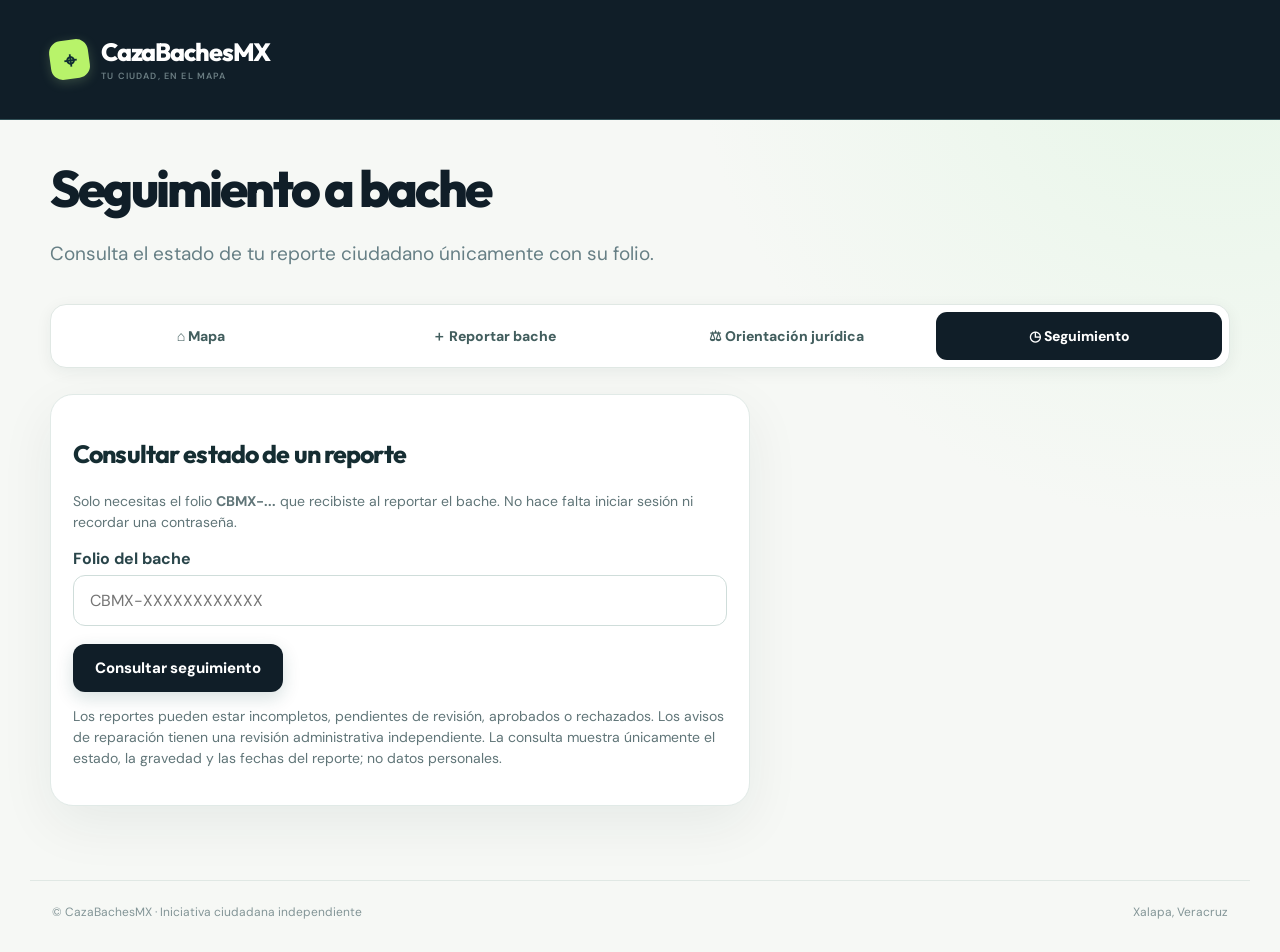
<file: seguimiento.html>
<!DOCTYPE html>
<html lang="es">
<head>
<meta charset="utf-8"><meta name="viewport" content="width=device-width,initial-scale=1">
<title>Seguimiento | CazaBachesMX</title>
<link rel="stylesheet" href="style.css"><link rel="stylesheet" href="premium.css">
<style>
.cb-header{background:#103b43;color:#fff;min-height:76px;display:flex;align-items:center;padding:0 max(20px,calc((100vw - 1150px)/2));font-family:system-ui,sans-serif}
.cb-brand{color:#fff!important;text-decoration:none!important;font-weight:800;font-size:21px}
.cb-nav{display:flex;flex-wrap:wrap;gap:12px;margin:18px 0 20px;align-items:center}
.cb-nav a{display:inline-flex;align-items:center;justify-content:center;text-align:center;text-decoration:none;background:#fff;color:#13584f;border:1px solid #b8d2cc;border-radius:11px;padding:12px 19px;min-height:45px;font-size:15px;font-weight:700}
.cb-nav a[aria-current=page]{background:#102631;color:white;border-color:#102631}
.bx-mapbox{background:#fff;border:1px solid #dce7e3;border-radius:18px;padding:25px;max-width:700px;box-shadow:0 5px 22px #10263110}
.track-form label{display:block;font-weight:700;margin:15px 0 6px}
.track-form input{width:100%;font:inherit;padding:14px 16px;border:1px solid #bdceca;border-radius:11px;color:#12343c}
.track-form button{padding:14px 22px;border:0;border-radius:11px;background:#103b43;color:white;font:700 15px system-ui;cursor:pointer;margin-top:18px}
.track-form button:disabled{opacity:.55}
.track-message{margin-top:20px;padding:16px;background:#e7f4ef;border-radius:12px;line-height:1.55;white-space:pre-wrap;overflow-wrap:anywhere}
.track-message.error{background:#fff0f1;color:#9a2535}
.track-message:empty{display:none}
.track-hint{color:#607578;font-size:14px;line-height:1.5}
@media(max-width:620px){.cb-header{padding:0 18px}.cb-nav{display:grid;grid-template-columns:1fr;gap:8px}.bx-mapbox{padding:18px}}
</style>
</head>
<body class="bx-home">
<header class="cb-header"><a class="cb-brand" href="index.html"><span class="brand-icon">⌖</span><span>CazaBachesMX<small>Tu ciudad, en el mapa</small></span></a></header>
<main>
<div class="page-intro"><h1>Seguimiento a bache</h1><p>Consulta el estado de tu reporte ciudadano únicamente con su folio.</p></div>
<nav aria-label="Navegación principal" class="cb-nav"><a href="index.html">⌂ Mapa</a><a href="reportar.html">＋ Reportar bache</a><a href="juridico.html">⚖ Orientación jurídica</a><a aria-current="page" href="seguimiento.html">◷ Seguimiento</a></nav>
<section class="bx-mapbox">
<h2>Consultar estado de un reporte</h2>
<p class="track-hint">Solo necesitas el folio <strong>CBMX-...</strong> que recibiste al reportar el bache. No hace falta iniciar sesión ni recordar una contraseña.</p>
<form id="trackForm" class="track-form">
<label for="folio">Folio del bache</label><input id="folio" required maxlength="40" autocomplete="off" placeholder="CBMX-XXXXXXXXXXXX">
<button id="consultar" type="submit">Consultar seguimiento</button>
</form>
<div id="resultado" class="track-message" role="status" aria-live="polite"></div>
<div id="reparacionBox" class="track-message" hidden>
  <strong id="reparacionEstado"></strong>
  <p id="reparacionAyuda" class="track-hint"></p>
  <button id="reparacionAvisar" class="cb-repair-action" type="button" hidden>Avisar que ya fue reparado</button>
</div>
<p class="track-hint">Los reportes pueden estar incompletos, pendientes de revisión, aprobados o rechazados. Los avisos de reparación tienen una revisión administrativa independiente. La consulta muestra únicamente el estado, la gravedad y las fechas del reporte; no datos personales.</p>
</section>
</main>
<footer class="site-footer"><span>© CazaBachesMX · Iniciativa ciudadana independiente</span><span>Xalapa, Veracruz</span></footer>
<script src="reparaciones-ui.js"></script>
<script>
(()=>{'use strict';
 const endpoint='https://joyfxdjdzjcfbcgjnjsn.supabase.co/functions/v1/portal-servicios';
 const $=id=>document.getElementById(id), out=$('resultado'), btn=$('consultar');
 const repBox=$('reparacionBox'), repEstado=$('reparacionEstado'), repAyuda=$('reparacionAyuda'), repAvisar=$('reparacionAvisar');
 const estados={incompleto:'Incompleto: faltan fotografías',pendiente:'Pendiente de revisión',aprobado:'Aprobado y publicado',rechazado:'Rechazado'};
 const gravedad={leve:'Tuerce pies (Leve)',moderado:'Tumba bicis (Moderado)',grave:'Cambia pieles (Grave)'};
 function mensaje(text,error=false){out.textContent=text;out.classList.toggle('error',error)}
 function fecha(x){if(!x)return 'No disponible';const d=new Date(x);return isNaN(d.getTime())?'No disponible':d.toLocaleString('es-MX',{dateStyle:'medium',timeStyle:'short'});}
 $('trackForm').addEventListener('submit',async e=>{
   e.preventDefault();btn.disabled=true;repBox.hidden=true;repAvisar.hidden=true;mensaje('Consultando el estado de tu reporte...');
   try{
     const folio=$('folio').value.trim().toUpperCase();
     const r=await fetch(endpoint,{method:'POST',headers:{'Content-Type':'application/json'},body:JSON.stringify({accion:'seguimiento_bache',folio}),cache:'no-store'});
     const j=await r.json().catch(()=>({}));if(!r.ok)throw Error(j.error||'No se pudo consultar el reporte');
     const v=j.reporte||{};
     mensaje('Folio: '+(v.folio||folio)+'\nEstado: '+(estados[v.estado]||'Por determinar')+'\nGravedad: '+(gravedad[v.gravedad]||'No especificada')+'\nFecha del reporte: '+fecha(v.creado_en)+'\nÚltima actualización: '+fecha(v.actualizado_en));
     if(v.estado==='aprobado'){
       repBox.hidden=false;
       try {
         const s=await window.CazaReparacion.consultarEstado(folio);
         const estado=s.estado_reparacion;
         repEstado.textContent=estado==='confirmado'?'✓ Reparación verificada por administración':
           estado==='pendiente'?'Aviso de reparación pendiente de verificación':
           'Este bache figura como no reparado';
         repAyuda.textContent=estado==='confirmado'?'La reparación fue confirmada por un administrador.':
           estado==='pendiente'?'Un administrador está revisando el aviso ciudadano.':
           'Si ya fue reparado, puedes avisarlo sin crear otro reporte.';
         repAvisar.hidden=estado==='confirmado'||estado==='pendiente';
         repAvisar.onclick=()=>window.CazaReparacion.mostrar(folio,()=>{
           repEstado.textContent='Aviso recibido — pendiente de revisión administrativa';
           repAvisar.hidden=true;
           repAyuda.textContent='Tu aviso quedó registrado; no cambia el estado hasta la verificación.';
         });
       } catch(err){
         repEstado.textContent='No se pudo consultar el estado de reparación';
         repAyuda.textContent='Puedes volver a consultar más tarde.';
         repAvisar.hidden=true;
       }
     }
   }catch(err){mensaje(err.message||'Error de conexión',true)}finally{btn.disabled=false}
 });
})();
</script>
</body></html>
</file>
<file: style.css>
@import url('https://fonts.googleapis.com/css2?family=DM+Sans:wght@400;500;600;700;800&family=Outfit:wght@400;500;600;700;800;900&display=swap');
:root{--ink:#122b31;--muted:#60747a;--mint:#c9f6a5;--green:#155e57;--line:#dce8e6;--canvas:#f5f8f7;--shadow:0 22px 65px rgba(15,52,56,.08);font-family:'DM Sans',system-ui,sans-serif!important;color:var(--ink)!important;background:var(--canvas)!important}
*{box-sizing:border-box}body{margin:0!important;font-family:'DM Sans',system-ui,sans-serif!important;background:radial-gradient(ellipse at 85% 0%,#e3f5ed 0%,transparent 37%),var(--canvas)!important;color:var(--ink)!important;min-height:100vh}h1,h2,h3{font-family:'Outfit',system-ui,sans-serif!important;letter-spacing:-.035em;color:var(--ink)}
.cb-header{background:#102e34!important;min-height:76px!important;display:flex!important;align-items:center!important;padding:0 max(22px,calc((100vw - 1220px)/2))!important;border-bottom:1px solid #315057!important;box-shadow:0 7px 26px #12363c18!important}
.cb-brand{display:inline-flex;align-items:center;gap:12px;color:#fff!important;text-decoration:none!important;font-family:'Outfit',sans-serif!important;font-size:24px!important;font-weight:800!important;letter-spacing:-.045em}
.brand-icon{display:grid;place-items:center;width:39px;height:39px;background:var(--mint);border-radius:13px;color:#102e34;font-size:22px;box-shadow:0 3px 12px #c9f6a533}
.cb-brand small{display:block;font-family:'DM Sans',sans-serif;font-size:10px;font-weight:600;letter-spacing:.11em;text-transform:uppercase;color:#a9c8c5;margin-top:1px}
main{max-width:1220px!important;padding:32px 22px 70px!important;margin:0 auto!important}
.cb-nav{display:flex!important;flex-wrap:wrap!important;gap:9px!important;margin:24px 0 26px!important;padding:7px!important;width:max-content;max-width:100%;background:#eaf1ef;border:1px solid #dce8e4;border-radius:17px!important;box-shadow:0 4px 16px #0b333508;font-family:'DM Sans',sans-serif!important}
.cb-nav a{display:inline-flex!important;align-items:center!important;justify-content:center!important;min-height:43px!important;border-radius:11px!important;border:0!important;padding:10px 17px!important;background:transparent!important;color:#426264!important;text-decoration:none!important;font-size:13px!important;font-weight:800!important;transition:.18s ease!important}
.cb-nav a:hover{background:#fff!important;color:#143c3e!important}.cb-nav a[aria-current=page]{background:#123c40!important;color:white!important;box-shadow:0 5px 14px #0e35352a!important}
.hero{margin:0!important}.hero p:first-child,.eyebrow{display:inline-flex;align-items:center;gap:8px;background:#e0f3e5;border:1px solid #cce9d6;border-radius:999px;padding:8px 13px!important;color:#226b54!important;font-family:'DM Sans',sans-serif!important;font-size:11px!important;letter-spacing:.09em!important;font-weight:800!important;text-transform:uppercase;margin:0 0 17px!important}
.hero h1{font-family:'Outfit',sans-serif!important;font-size:clamp(38px,5.5vw,68px)!important;line-height:1.02!important;letter-spacing:-.055em!important;max-width:850px;margin:0 0 15px!important;color:#112f33!important;font-weight:800!important}
.hero p:last-child{font-size:16px!important;line-height:1.65!important;color:#60757a!important;max-width:680px}
.bx-mapbox,.panel,.card,section.bx-mapbox{background:#fff!important;border:1px solid #e1eae7!important;border-radius:23px!important;box-shadow:var(--shadow)!important;padding:22px!important}
.bx-mapbox h2,.panel h2{font-family:'Outfit',sans-serif!important;font-size:23px!important;font-weight:750!important}
#homeMap{width:100%!important;height: min(63vh,650px)!important;min-height:410px!important;border-radius:16px!important;background:#e7f0ed!important;overflow:hidden!important}
#map{min-height:340px!important;border-radius:15px!important;overflow:hidden!important}
.bx-notice,.fine,small{color:#6b7e83!important;line-height:1.6}
input,textarea,select{font-family:'DM Sans',sans-serif!important;border-radius:12px!important;border:1px solid #cfddda!important;background:#fff!important;color:#15383b!important}input:focus,textarea:focus,select:focus{outline:3px solid #c9f6a577!important;border-color:#4b9882!important}
button:not(.maplibregl-ctrl button),.actions button{font-family:'DM Sans',sans-serif!important;border-radius:12px!important;font-weight:800!important;cursor:pointer}
button[type=submit],#consultar{background:#123e40!important;color:white!important;padding:14px 22px!important;border:0!important;box-shadow:0 6px 18px #0e43432a!important}
.notice{border-radius:13px!important}.step b{background:#c9f6a5!important;color:#153d39!important}.layout{gap:22px!important}
.page-intro{margin:3px 0 8px!important}.page-intro h1{font-size:clamp(34px,4vw,51px)!important;margin:0 0 8px!important;font-weight:800!important}.page-intro p{font-size:16px;color:var(--muted);margin:0;line-height:1.6}
.home-top{display:flex;align-items:flex-end;justify-content:space-between;gap:20px}.home-deco{width:128px;height:100px;border-radius:25px;background:linear-gradient(135deg,#c9f6a5,#b6e9e0);display:grid;place-items:center;font-size:53px;transform:rotate(7deg);box-shadow:0 15px 32px #17483b19;flex-shrink:0}
.map-top{display:flex;justify-content:space-between;align-items:center;gap:10px;margin-bottom:15px}.map-top h2{margin:0!important}.map-tag{display:inline-flex;gap:7px;align-items:center;border-radius:999px;background:#eff8f2;color:#27684f;padding:8px 12px;font-size:12px;font-weight:800}.map-tag:before{content:'';height:7px;width:7px;background:#56b47b;border-radius:50%}
#homeStatus{margin-top:15px!important}.site-footer{max-width:1220px;margin:0 auto;padding:0 22px 32px;color:#839597;font-size:12px;display:flex;justify-content:space-between;gap:15px;flex-wrap:wrap}
@media(max-width:750px){main{padding:23px 15px 50px!important}.cb-header{padding:0 16px!important}.cb-nav{width:100%;display:grid!important;grid-template-columns:repeat(2,minmax(0,1fr));gap:5px!important}.cb-nav a{font-size:12px!important;padding:10px 7px!important}.home-deco{display:none}.bx-mapbox,.panel{padding:14px!important;border-radius:17px!important}#homeMap{min-height:370px!important;height:58vh!important}.map-tag{font-size:10px}.cb-brand{font-size:21px!important}}
@media(max-width:370px){.cb-nav{grid-template-columns:1fr}}

/* Cabeceras de sección: una sola escala y un solo punto de inicio */
main > .page-intro { margin: 0 0 24px !important; padding: 0 !important; max-width: 100% !important; }
main > .page-intro h1 { font-family: 'Outfit',system-ui,sans-serif !important; font-size: clamp(36px,4vw,56px) !important; line-height: 1.1 !important; font-weight: 800 !important; letter-spacing: -.045em !important; margin: 0 0 12px !important; max-width: none !important; text-align: left !important; }
main > .page-intro p { font-family:'DM Sans',system-ui,sans-serif !important; font-size: clamp(15px,1.4vw,18px) !important; line-height: 1.55 !important; margin: 0 !important; max-width: 780px !important; text-align: left !important; }
main > .cb-nav { margin-top: 0 !important; }
@media(max-width:750px){main > .page-intro {margin-bottom:20px !important;} main > .page-intro h1 {font-size:clamp(32px,8vw,42px)!important;}}
</file>
<file: premium.css>
/* CazaBachesMX — unified design layer */
:root{--night:#101e28;--ink:#152d32;--aqua:#b8f36a;--teal:#136c65;--canvas:#f6f8f5;--line:#e0e8e4;--muted:#667b7c;--shadow:0 18px 55px rgba(18,47,48,.065)}
html{scroll-behavior:smooth}body{background:var(--canvas)!important;background-image:radial-gradient(circle at 95% 0%,#e6f6e7 0,transparent 34%)!important}
.cb-header{min-height:80px!important;background:var(--night)!important;box-shadow:none!important;padding-inline:max(22px,calc((100vw - 1180px)/2))!important}
.cb-brand{font-size:25px!important;letter-spacing:-.05em!important}.brand-icon{background:var(--aqua)!important;border-radius:12px!important;transform:rotate(-8deg)}.cb-brand small{font-size:9px!important;letter-spacing:.13em!important}
main{max-width:1224px!important;padding:30px 22px 74px!important}.cb-nav{display:flex!important;width:100%!important;max-width:none!important;gap:7px!important;background:#fff!important;border:1px solid var(--line)!important;border-radius:16px!important;padding:7px!important;margin:22px 0 26px!important;box-shadow:0 4px 16px #122e3010!important}
.cb-nav a{flex:1!important;min-width:0!important;min-height:48px!important;border-radius:11px!important;color:#425e5e!important;font-size:14px!important;white-space:nowrap}.cb-nav a[aria-current=page]{background:var(--night)!important;color:white!important;box-shadow:none!important}.cb-nav a:hover:not([aria-current]){background:#eef6f0!important}
.hero{background:transparent!important;padding:0!important;border:0!important;margin:0!important}.hero p:first-child{background:#e9f6e8!important;color:#317359!important;border:0!important}.hero h1,.page-intro h1{font-size:clamp(38px,5.1vw,65px)!important;letter-spacing:-.06em!important;line-height:1.04!important;color:var(--night)!important}.page-intro{margin:8px 0 23px!important}.page-intro p{max-width:700px}
.home-top{align-items:center!important}.home-deco{background:var(--night)!important;color:var(--aqua)!important;width:108px!important;height:108px!important;transform:rotate(8deg)!important}
.bx-mapbox,.panel{border:1px solid var(--line)!important;border-radius:22px!important;box-shadow:var(--shadow)!important;padding:24px!important;background:#fff!important}.bx-mapbox h2,.panel h2{font-size:25px!important}#homeMap{height:clamp(430px,67vh,720px)!important;min-height:430px!important;border-radius:16px!important}#map{height:390px!important;min-height:390px!important}
.map-tag{background:#eaf9dd!important;color:#356528!important}.map-tag:before{background:#7abb41!important}
button,button[type=submit],#consultar{transition:transform .15s ease,box-shadow .15s ease,background .15s ease}button:hover:not(:disabled){transform:translateY(-1px)}button:focus-visible,a:focus-visible,input:focus-visible,select:focus-visible,textarea:focus-visible{outline:3px solid #80cba3!important;outline-offset:2px!important}
button[type=submit],#consultar{background:var(--night)!important}.step b{background:var(--aqua)!important;color:var(--night)!important}.summary{top:18px!important}.layout{grid-template-columns:minmax(0,1.7fr) minmax(300px,.9fr)!important}
input,select,textarea{min-height:46px!important}label{color:#29454a}.notice,.alert{line-height:1.55!important}.site-footer{border-top:1px solid var(--line);padding-top:23px!important}
@media(max-width:800px){.layout{grid-template-columns:1fr!important}.summary{position:static!important}.cb-nav{display:grid!important;grid-template-columns:repeat(2,minmax(0,1fr))!important}.cb-nav a{white-space:normal!important;font-size:12px!important}.home-deco{display:none!important}}
@media(max-width:520px){main{padding:22px 14px 55px!important}.cb-header{min-height:72px!important;padding:0 16px!important}.cb-brand{font-size:21px!important}.cb-nav{margin:16px 0 24px!important}.cb-nav a{min-height:48px!important}.bx-mapbox,.panel{padding:16px!important;border-radius:17px!important}#homeMap{height:56vh!important;min-height:350px!important}#map{height:320px!important;min-height:320px!important}.hero h1,.page-intro h1{font-size:39px!important}}
@media(prefers-reduced-motion:reduce){*,*:before,*:after{scroll-behavior:auto!important;transition:none!important;animation:none!important}}

/* Unified page hierarchy: heading -> navigation -> content */
body:not(.cb-home) .page-intro h1, body:not(.cb-home) .hero h1 {font-size:clamp(32px,4vw,52px)!important;line-height:1.1!important;}
body:not(.cb-home) .page-intro, body:not(.cb-home) .hero {margin-bottom:0!important;}
body:not(.cb-home) .cb-nav {margin-top:22px!important;margin-bottom:26px!important;}
@media(max-width:750px){body:not(.cb-home) .page-intro h1,body:not(.cb-home) .hero h1{font-size:clamp(30px,8vw,42px)!important;}}


/* Cabecera de sección: geometría única para todas las pantallas. */
main > .page-intro {
  display:flex!important;
  flex-direction:column!important;
  justify-content:flex-start!important;
  min-height:194px!important;
  margin:0!important;
  padding:10px 0 0!important;
  max-width:none!important;
  background:transparent!important;
}
main > .page-intro > h1 {
  font-family:'Outfit',system-ui,sans-serif!important;
  font-size:clamp(36px,4vw,58px)!important;
  font-weight:800!important;
  line-height:1.1!important;
  letter-spacing:-.055em!important;
  margin:0 0 17px!important;
  padding:0!important;
  max-width:none!important;
  text-align:left!important;
}
main > .page-intro > p {
  font-family:'DM Sans',system-ui,sans-serif!important;
  font-size:clamp(16px,1.5vw,19px)!important;
  line-height:1.55!important;
  font-weight:400!important;
  color:#667f85!important;
  max-width:950px!important;
  margin:0!important;
  padding:0!important;
  text-align:left!important;
}
main > .cb-nav {
  margin:0 0 26px!important;
}
@media(max-width:800px){
  main > .page-intro {min-height:205px!important;padding-top:0!important;}
  main > .page-intro > h1 {font-size:clamp(33px,6.5vw,48px)!important;margin-bottom:13px!important;}
}
@media(max-width:520px){
  main > .page-intro {min-height:0!important;padding-bottom:24px!important;}
  main > .page-intro > h1 {font-size:clamp(31px,8vw,39px)!important;}
  main > .page-intro > p {font-size:15px!important;}
}

/* Corrección de origen: reportar.html heredaba margin:30px auto en main.
   Todas las páginas comienzan exactamente bajo la cabecera global. */
body main { margin: 0 auto !important; padding-top: 30px !important; }
body main > .page-intro { margin-top: 0 !important; padding-top: 0 !important; }
@media (max-width:520px) { body main { padding-top: 22px !important; } }

/* Alineación determinista: cabecera, contenido y títulos idénticos en las cuatro vistas. */
html body .cb-header { height:120px !important; min-height:120px !important; box-sizing:border-box !important; padding-top:0 !important; padding-bottom:0 !important; display:flex !important; align-items:center !important; }
html body main, html body.cb-home main { margin:0 auto !important; padding-top:40px !important; }
html body main > .page-intro { padding:0 !important; margin:0 !important; min-height:194px !important; }
html body main > .page-intro > h1 { margin:0 0 17px !important; padding:0 !important; font-size:clamp(36px,4vw,58px) !important; line-height:1.1 !important; }
html body main > .cb-nav { margin:0 0 26px !important; }
@media(max-width:800px){html body main > .page-intro { min-height:205px !important; }}
@media(max-width:520px){html body .cb-header{height:76px !important;min-height:76px !important;}html body main,html body.cb-home main{padding-top:24px !important;}html body main > .page-intro{min-height:0 !important;padding-bottom:24px !important;}html body main > .page-intro > h1{font-size:clamp(31px,8vw,39px) !important;}}

/* Subtitulos: mismo ancho util que la barra de navegacion */
html body main > .page-intro > p { width:100% !important; max-width:none !important; }

/* Ajuste de ritmo vertical: mismo bloque compacto en las cuatro secciones.
   Sustituye la reserva excesiva de 194px sin tocar el ancho del subtítulo. */
@media (min-width:801px) {
  html body main > .page-intro { min-height:150px !important; }
}
@media (min-width:521px) and (max-width:800px) {
  html body main > .page-intro { min-height:165px !important; }
}
@media (max-width:520px) {
  html body main > .page-intro { min-height:0 !important; padding-bottom:22px !important; }
}

/* Sistema único de geometría: no se usan alturas mínimas que dependan de las líneas. */
@media (min-width:801px) {
  html body main > .page-intro {
    height:164px !important; min-height:164px !important; max-height:164px !important;
    box-sizing:border-box !important; display:grid !important;
    grid-template-rows:74px 1fr !important; align-content:start !important;
    padding:0 !important; margin:0 !important; overflow:visible !important;
  }
  html body main > .page-intro > h1 {
    align-self:start !important; margin:0 !important; padding:0 !important;
    font-size:clamp(36px,4vw,58px) !important; line-height:1.1 !important;
  }
  html body main > .page-intro > p {
    align-self:start !important; margin:0 !important; padding:0 !important;
    width:100% !important; max-width:none !important;
  }
  html body main > .cb-nav {margin-top:0 !important;}
}
@media (max-width:800px) {
  html body main > .page-intro {height:auto !important; min-height:0 !important; max-height:none !important; padding-bottom:24px !important;}
}

/* Ritmo vertical final: sin espacios reservados ni cuadriculas artificiales. */
html body main > .page-intro {
  display:flex !important;
  flex-direction:column !important;
  align-items:stretch !important;
  justify-content:flex-start !important;
  height:auto !important;
  min-height:0 !important;
  max-height:none !important;
  margin:0 0 32px !important;
  padding:0 !important;
  overflow:visible !important;
  gap:16px !important;
}
html body main > .page-intro > h1 {
  margin:0 !important;
  padding:0 !important;
  line-height:1.1 !important;
}
html body main > .page-intro > p {
  margin:0 !important;
  padding:0 !important;
  width:100% !important;
  max-width:none !important;
  line-height:1.5 !important;
}
html body main > .cb-nav { margin:0 0 26px !important; }
@media(max-width:520px){
  html body main > .page-intro {gap:12px !important;margin-bottom:24px !important;padding-bottom:0 !important;}
}

/* CazaBachesMX: sistema unico de coordenadas para las cuatro pantallas.
   Cada titulo, subtitulo y navegacion empieza exactamente en la misma Y. */
@media (min-width: 801px) {
  html body main > .page-intro {
    display: grid !important;
    grid-template-columns: minmax(0, 1fr) !important;
    grid-template-rows: 80px 88px !important;
    row-gap: 0 !important;
    height: 168px !important;
    min-height: 168px !important;
    max-height: 168px !important;
    margin: 0 0 24px !important;
    padding: 0 !important;
    align-content: start !important;
  }
  html body main > .page-intro > h1 {
    grid-row: 1 !important;
    align-self: start !important;
    margin: 0 !important;
    font-size: clamp(36px, 4vw, 58px) !important;
    line-height: 1.1 !important;
  }
  html body main > .page-intro > p {
    grid-row: 2 !important;
    align-self: start !important;
    margin: 0 !important;
    padding: 0 !important;
    width: 100% !important;
    max-width: none !important;
    line-height: 1.5 !important;
  }
  html body main > .cb-nav { margin: 0 0 26px !important; }
}
@media (min-width:801px) {
  html body:not(.cb-home) main > .cb-nav { margin-top: 24px !important; }
}

/* Ajuste final: distancia inicio subtitulo -> inicio menu = 64px,
   identica a franja superior -> inicio titulo en escritorio. */
@media (min-width: 801px) {
  html body main > .page-intro {
    display:grid !important;
    grid-template-rows:80px 64px !important;
    height:144px !important; min-height:144px !important; max-height:144px !important;
    margin:0 !important; padding:0 !important; gap:0 !important;
  }
  html body main > .page-intro > h1 {grid-row:1 !important;margin:0 !important;}
  html body main > .page-intro > p {grid-row:2 !important;margin:0 !important;line-height:1.5 !important;}
  html body main > .cb-nav,
  html body:not(.cb-home) main > .cb-nav {margin-top:0 !important;}
}
</file>
